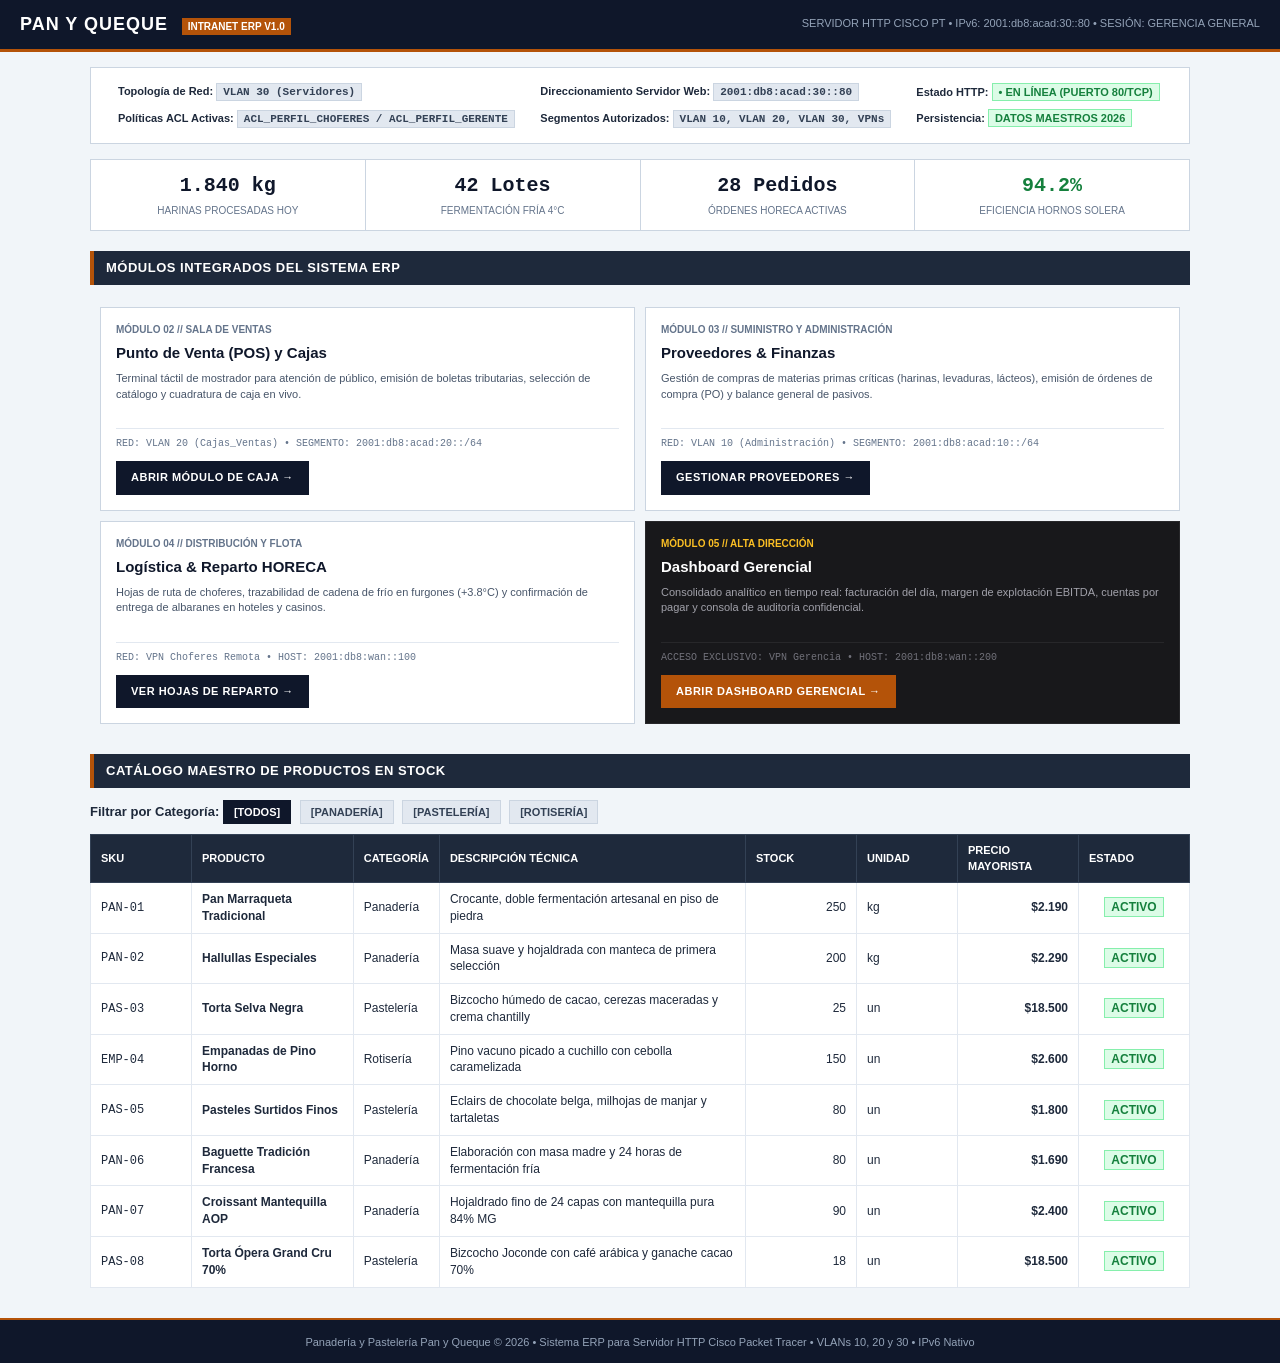
<file: pt_erp/index.html>
<!DOCTYPE html>
<html lang="es">
<head>
    <meta charset="UTF-8">
    <title>PAN Y QUEQUE - Intranet ERP Corporativo</title>
    <style>
        body {
            font-family: Arial, Helvetica, sans-serif;
            background-color: #f1f5f9;
            color: #1e293b;
            margin: 0;
            padding: 0;
            font-size: 13px;
            line-height: 1.4;
        }
        .header-bar {
            background-color: #0f172a;
            color: #ffffff;
            padding: 12px 20px;
            border-bottom: 3px solid #b45309;
        }
        .header-bar h1 {
            margin: 0;
            font-size: 18px;
            letter-spacing: 1px;
            color: #ffffff;
            display: inline-block;
        }
        .header-tag {
            background-color: #b45309;
            color: #ffffff;
            font-size: 10px;
            font-weight: bold;
            padding: 3px 6px;
            margin-left: 10px;
            text-transform: uppercase;
        }
        .header-info {
            float: right;
            font-size: 11px;
            color: #94a3b8;
            margin-top: 4px;
        }
        .container {
            width: 95%;
            max-width: 1100px;
            margin: 15px auto;
        }
        .network-banner {
            background-color: #ffffff;
            border: 1px solid #cbd5e1;
            padding: 10px 15px;
            margin-bottom: 15px;
            font-size: 11px;
        }
        .network-banner td {
            padding: 4px 10px;
        }
        .badge-net {
            background-color: #e2e8f0;
            color: #334155;
            padding: 2px 6px;
            font-weight: bold;
            font-family: monospace;
            border: 1px solid #cbd5e1;
        }
        .badge-ok {
            background-color: #dcfce7;
            color: #15803d;
            padding: 2px 6px;
            font-weight: bold;
            border: 1px solid #86efac;
        }
        .section-title {
            background-color: #1e293b;
            color: #ffffff;
            padding: 8px 12px;
            font-size: 13px;
            font-weight: bold;
            text-transform: uppercase;
            letter-spacing: 0.5px;
            margin-bottom: 12px;
            border-left: 4px solid #b45309;
        }
        .modules-table {
            width: 100%;
            border-collapse: separate;
            border-spacing: 10px;
            margin-bottom: 20px;
        }
        .card {
            background-color: #ffffff;
            border: 1px solid #cbd5e1;
            padding: 15px;
            vertical-align: top;
            width: 50%;
        }
        .card-dark {
            background-color: #18181b;
            color: #f4f4f5;
            border: 1px solid #27272a;
            padding: 15px;
            vertical-align: top;
            width: 50%;
        }
        .card-header {
            font-size: 10px;
            font-weight: bold;
            color: #64748b;
            text-transform: uppercase;
            margin-bottom: 5px;
        }
        .card-dark .card-header {
            color: #fbbf24;
        }
        .card-title {
            font-size: 15px;
            font-weight: bold;
            color: #0f172a;
            margin: 0 0 8px 0;
        }
        .card-dark .card-title {
            color: #ffffff;
        }
        .card-desc {
            font-size: 11px;
            color: #475569;
            margin-bottom: 15px;
            min-height: 42px;
        }
        .card-dark .card-desc {
            color: #a1a1aa;
        }
        .card-meta {
            font-size: 10px;
            font-family: monospace;
            color: #64748b;
            border-top: 1px solid #e2e8f0;
            padding-top: 8px;
            margin-bottom: 10px;
        }
        .card-dark .card-meta {
            border-top: 1px solid #27272a;
            color: #71717a;
        }
        .btn {
            display: inline-block;
            text-decoration: none;
            padding: 8px 14px;
            font-size: 11px;
            font-weight: bold;
            text-transform: uppercase;
            letter-spacing: 0.5px;
            text-align: center;
        }
        .btn-primary {
            background-color: #0f172a;
            color: #ffffff;
            border: 1px solid #0f172a;
        }
        .btn-primary:hover {
            background-color: #1e293b;
        }
        .btn-warning {
            background-color: #b45309;
            color: #ffffff;
            border: 1px solid #b45309;
        }
        .btn-warning:hover {
            background-color: #d97706;
        }
        .stats-table {
            width: 100%;
            border-collapse: collapse;
            background-color: #ffffff;
            margin-bottom: 20px;
            border: 1px solid #cbd5e1;
        }
        .stats-table td {
            padding: 12px;
            border: 1px solid #cbd5e1;
            text-align: center;
            width: 25%;
        }
        .stat-val {
            font-size: 20px;
            font-weight: bold;
            color: #0f172a;
            font-family: monospace;
        }
        .stat-lbl {
            font-size: 10px;
            color: #64748b;
            text-transform: uppercase;
            margin-top: 4px;
        }
        .filter-bar {
            margin-bottom: 10px;
        }
        .filter-btn {
            background-color: #e2e8f0;
            border: 1px solid #cbd5e1;
            color: #334155;
            padding: 5px 10px;
            font-size: 11px;
            font-weight: bold;
            cursor: pointer;
            margin-right: 5px;
        }
        .filter-btn-active {
            background-color: #0f172a;
            color: #ffffff;
            border: 1px solid #0f172a;
        }
        .data-table {
            width: 100%;
            border-collapse: collapse;
            background-color: #ffffff;
            border: 1px solid #cbd5e1;
            font-size: 12px;
        }
        .data-table th {
            background-color: #1e293b;
            color: #ffffff;
            padding: 8px 10px;
            text-align: left;
            font-size: 11px;
            font-weight: bold;
            text-transform: uppercase;
            border: 1px solid #334155;
        }
        .data-table td {
            padding: 8px 10px;
            border: 1px solid #e2e8f0;
        }
        .data-table tr:hover {
            background-color: #f8fafc;
        }
        .footer {
            margin-top: 30px;
            padding: 15px;
            background-color: #0f172a;
            color: #94a3b8;
            text-align: center;
            font-size: 11px;
            border-top: 2px solid #b45309;
        }
    </style>
</head>
<body>

    <!-- BARRA SUPERIOR INSTITUCIONAL -->
    <div class="header-bar">
        <h1>PAN Y QUEQUE</h1>
        <span class="header-tag">INTRANET ERP v1.0</span>
        <div class="header-info">
            SERVIDOR HTTP CISCO PT &bull; IPv6: 2001:db8:acad:30::80 &bull; SESI&Oacute;N: GERENCIA GENERAL
        </div>
    </div>

    <div class="container">

        <!-- TELEMETRÍA Y CONTROL DE RED INSTITUCIONAL (P2 REDES II) -->
        <table class="network-banner" width="100%">
            <tr>
                <td><strong>Topolog&iacute;a de Red:</strong> <span class="badge-net">VLAN 30 (Servidores)</span></td>
                <td><strong>Direccionamiento Servidor Web:</strong> <span class="badge-net">2001:db8:acad:30::80</span></td>
                <td><strong>Estado HTTP:</strong> <span class="badge-ok">&bull; EN L&Iacute;NEA (PUERTO 80/TCP)</span></td>
            </tr>
            <tr>
                <td><strong>Pol&iacute;ticas ACL Activas:</strong> <span class="badge-net">ACL_PERFIL_CHOFERES / ACL_PERFIL_GERENTE</span></td>
                <td><strong>Segmentos Autorizados:</strong> <span class="badge-net">VLAN 10, VLAN 20, VLAN 30, VPNs</span></td>
                <td><strong>Persistencia:</strong> <span class="badge-ok">DATOS MAESTROS 2026</span></td>
            </tr>
        </table>

        <!-- INDICADORES OPERATIVOS DEL OBRADOR CENTRAL -->
        <table class="stats-table">
            <tr>
                <td>
                    <div class="stat-val">1.840 kg</div>
                    <div class="stat-lbl">Harinas Procesadas Hoy</div>
                </td>
                <td>
                    <div class="stat-val">42 Lotes</div>
                    <div class="stat-lbl">Fermentaci&oacute;n Fr&iacute;a 4&deg;C</div>
                </td>
                <td>
                    <div class="stat-val">28 Pedidos</div>
                    <div class="stat-lbl">&Oacute;rdenes HORECA Activas</div>
                </td>
                <td>
                    <div class="stat-val" style="color: #15803d;">94.2%</div>
                    <div class="stat-lbl">Eficiencia Hornos Solera</div>
                </td>
            </tr>
        </table>

        <!-- 4 MÓDULOS PRINCIPALES DE NAVEGACIÓN -->
        <div class="section-title">M&oacute;dulos Integrados del Sistema ERP</div>

        <table class="modules-table">
            <tr>
                <!-- MÓDULO 02: CAJA / POS -->
                <td class="card">
                    <div class="card-header">M&oacute;dulo 02 // Sala de Ventas</div>
                    <div class="card-title">Punto de Venta (POS) y Cajas</div>
                    <div class="card-desc">
                        Terminal t&aacute;ctil de mostrador para atenci&oacute;n de p&uacute;blico, emisi&oacute;n de boletas tributarias, selecci&oacute;n de cat&aacute;logo y cuadratura de caja en vivo.
                    </div>
                    <div class="card-meta">
                        RED: VLAN 20 (Cajas_Ventas) &bull; SEGMENTO: 2001:db8:acad:20::/64
                    </div>
                    <a href="caja.html" class="btn btn-primary">Abrir M&oacute;dulo de Caja &rarr;</a>
                </td>

                <!-- MÓDULO 03: PROVEEDORES Y FINANZAS -->
                <td class="card">
                    <div class="card-header">M&oacute;dulo 03 // Suministro y Administraci&oacute;n</div>
                    <div class="card-title">Proveedores &amp; Finanzas</div>
                    <div class="card-desc">
                        Gesti&oacute;n de compras de materias primas cr&iacute;ticas (harinas, levaduras, l&aacute;cteos), emisi&oacute;n de &oacute;rdenes de compra (PO) y balance general de pasivos.
                    </div>
                    <div class="card-meta">
                        RED: VLAN 10 (Administraci&oacute;n) &bull; SEGMENTO: 2001:db8:acad:10::/64
                    </div>
                    <a href="proveedores.html" class="btn btn-primary">Gestionar Proveedores &rarr;</a>
                </td>
            </tr>
            <tr>
                <!-- MÓDULO 04: LOGÍSTICA Y REPARTO -->
                <td class="card">
                    <div class="card-header">M&oacute;dulo 04 // Distribuci&oacute;n y Flota</div>
                    <div class="card-title">Log&iacute;stica &amp; Reparto HORECA</div>
                    <div class="card-desc">
                        Hojas de ruta de choferes, trazabilidad de cadena de fr&iacute;o en furgones (+3.8&deg;C) y confirmaci&oacute;n de entrega de albaranes en hoteles y casinos.
                    </div>
                    <div class="card-meta">
                        RED: VPN Choferes Remota &bull; HOST: 2001:db8:wan::100
                    </div>
                    <a href="reparto.html" class="btn btn-primary">Ver Hojas de Reparto &rarr;</a>
                </td>

                <!-- MÓDULO 05: DASHBOARD EJECUTIVO -->
                <td class="card-dark">
                    <div class="card-header">M&oacute;dulo 05 // Alta Direcci&oacute;n</div>
                    <div class="card-title">Dashboard Gerencial</div>
                    <div class="card-desc">
                        Consolidado anal&iacute;tico en tiempo real: facturaci&oacute;n del d&iacute;a, margen de explotaci&oacute;n EBITDA, cuentas por pagar y consola de auditor&iacute;a confidencial.
                    </div>
                    <div class="card-meta">
                        ACCESO EXCLUSIVO: VPN Gerencia &bull; HOST: 2001:db8:wan::200
                    </div>
                    <!-- Para bloqueo por ACL de Choferes en VLAN 30, cambiar a: http://[2001:db8:acad:30::db]/dashboard.html -->
                    <a href="dashboard.html" class="btn btn-warning">Abrir Dashboard Gerencial &rarr;</a>
                </td>
            </tr>
        </table>

        <!-- CATÁLOGO MAESTRO DE PRODUCTOS (DATOS FIJOS EN HTML) -->
        <div class="section-title">Cat&aacute;logo Maestro de Productos en Stock</div>

        <div class="filter-bar">
            <strong>Filtrar por Categor&iacute;a:</strong>
            <button type="button" class="filter-btn filter-btn-active" onclick="filtrar('TODOS', this)">[TODOS]</button>
            <button type="button" class="filter-btn" onclick="filtrar('Panaderia', this)">[PANADER&Iacute;A]</button>
            <button type="button" class="filter-btn" onclick="filtrar('Pasteleria', this)">[PASTELER&Iacute;A]</button>
            <button type="button" class="filter-btn" onclick="filtrar('Rotiseria', this)">[ROTISER&Iacute;A]</button>
        </div>

        <table class="data-table" id="tabla-catalogo">
            <thead>
                <tr>
                    <th width="80">SKU</th>
                    <th>Producto</th>
                    <th>Categor&iacute;a</th>
                    <th>Descripci&oacute;n T&eacute;cnica</th>
                    <th width="90">Stock</th>
                    <th width="80">Unidad</th>
                    <th width="100">Precio Mayorista</th>
                    <th width="90">Estado</th>
                </tr>
            </thead>
            <tbody>
                <tr class="item-cat-Panaderia">
                    <td><code>PAN-01</code></td>
                    <td><strong>Pan Marraqueta Tradicional</strong></td>
                    <td>Panader&iacute;a</td>
                    <td>Crocante, doble fermentaci&oacute;n artesanal en piso de piedra</td>
                    <td align="right">250</td>
                    <td>kg</td>
                    <td align="right"><strong>$2.190</strong></td>
                    <td align="center"><span class="badge-ok">ACTIVO</span></td>
                </tr>
                <tr class="item-cat-Panaderia">
                    <td><code>PAN-02</code></td>
                    <td><strong>Hallullas Especiales</strong></td>
                    <td>Panader&iacute;a</td>
                    <td>Masa suave y hojaldrada con manteca de primera selecci&oacute;n</td>
                    <td align="right">200</td>
                    <td>kg</td>
                    <td align="right"><strong>$2.290</strong></td>
                    <td align="center"><span class="badge-ok">ACTIVO</span></td>
                </tr>
                <tr class="item-cat-Pasteleria">
                    <td><code>PAS-03</code></td>
                    <td><strong>Torta Selva Negra</strong></td>
                    <td>Pasteler&iacute;a</td>
                    <td>Bizcocho h&uacute;medo de cacao, cerezas maceradas y crema chantilly</td>
                    <td align="right">25</td>
                    <td>un</td>
                    <td align="right"><strong>$18.500</strong></td>
                    <td align="center"><span class="badge-ok">ACTIVO</span></td>
                </tr>
                <tr class="item-cat-Rotiseria">
                    <td><code>EMP-04</code></td>
                    <td><strong>Empanadas de Pino Horno</strong></td>
                    <td>Rotiser&iacute;a</td>
                    <td>Pino vacuno picado a cuchillo con cebolla caramelizada</td>
                    <td align="right">150</td>
                    <td>un</td>
                    <td align="right"><strong>$2.600</strong></td>
                    <td align="center"><span class="badge-ok">ACTIVO</span></td>
                </tr>
                <tr class="item-cat-Pasteleria">
                    <td><code>PAS-05</code></td>
                    <td><strong>Pasteles Surtidos Finos</strong></td>
                    <td>Pasteler&iacute;a</td>
                    <td>Eclairs de chocolate belga, milhojas de manjar y tartaletas</td>
                    <td align="right">80</td>
                    <td>un</td>
                    <td align="right"><strong>$1.800</strong></td>
                    <td align="center"><span class="badge-ok">ACTIVO</span></td>
                </tr>
                <tr class="item-cat-Panaderia">
                    <td><code>PAN-06</code></td>
                    <td><strong>Baguette Tradici&oacute;n Francesa</strong></td>
                    <td>Panader&iacute;a</td>
                    <td>Elaboraci&oacute;n con masa madre y 24 horas de fermentaci&oacute;n fr&iacute;a</td>
                    <td align="right">80</td>
                    <td>un</td>
                    <td align="right"><strong>$1.690</strong></td>
                    <td align="center"><span class="badge-ok">ACTIVO</span></td>
                </tr>
                <tr class="item-cat-Panaderia">
                    <td><code>PAN-07</code></td>
                    <td><strong>Croissant Mantequilla AOP</strong></td>
                    <td>Panader&iacute;a</td>
                    <td>Hojaldrado fino de 24 capas con mantequilla pura 84% MG</td>
                    <td align="right">90</td>
                    <td>un</td>
                    <td align="right"><strong>$2.400</strong></td>
                    <td align="center"><span class="badge-ok">ACTIVO</span></td>
                </tr>
                <tr class="item-cat-Pasteleria">
                    <td><code>PAS-08</code></td>
                    <td><strong>Torta &Oacute;pera Grand Cru 70%</strong></td>
                    <td>Pasteler&iacute;a</td>
                    <td>Bizcocho Joconde con caf&eacute; ar&aacute;bica y ganache cacao 70%</td>
                    <td align="right">18</td>
                    <td>un</td>
                    <td align="right"><strong>$18.500</strong></td>
                    <td align="center"><span class="badge-ok">ACTIVO</span></td>
                </tr>
            </tbody>
        </table>

    </div>

    <!-- PIE DE PÁGINA CORPORATIVO -->
    <div class="footer">
        Panader&iacute;a y Pasteler&iacute;a Pan y Queque &copy; 2026 &bull; Sistema ERP para Servidor HTTP Cisco Packet Tracer &bull; VLANs 10, 20 y 30 &bull; IPv6 Nativo
    </div>

    <!-- SCRIPT ES5 BÁSICO COMPATIBLE CON CISCO PACKET TRACER -->
    <script>
        function filtrar(categoria, boton) {
            var botones = document.getElementsByClassName("filter-btn");
            for (var i = 0; i < botones.length; i++) {
                botones[i].className = "filter-btn";
            }
            if (boton) {
                boton.className = "filter-btn filter-btn-active";
            }

            var filas = document.getElementById("tabla-catalogo").getElementsByTagName("tr");
            for (var j = 1; j < filas.length; j++) {
                var f = filas[j];
                if (categoria === "TODOS") {
                    f.style.display = "";
                } else if (f.className.indexOf("item-cat-" + categoria) !== -1) {
                    f.style.display = "";
                } else {
                    f.style.display = "none";
                }
            }
        }
    </script>
</body>
</html>
</file>
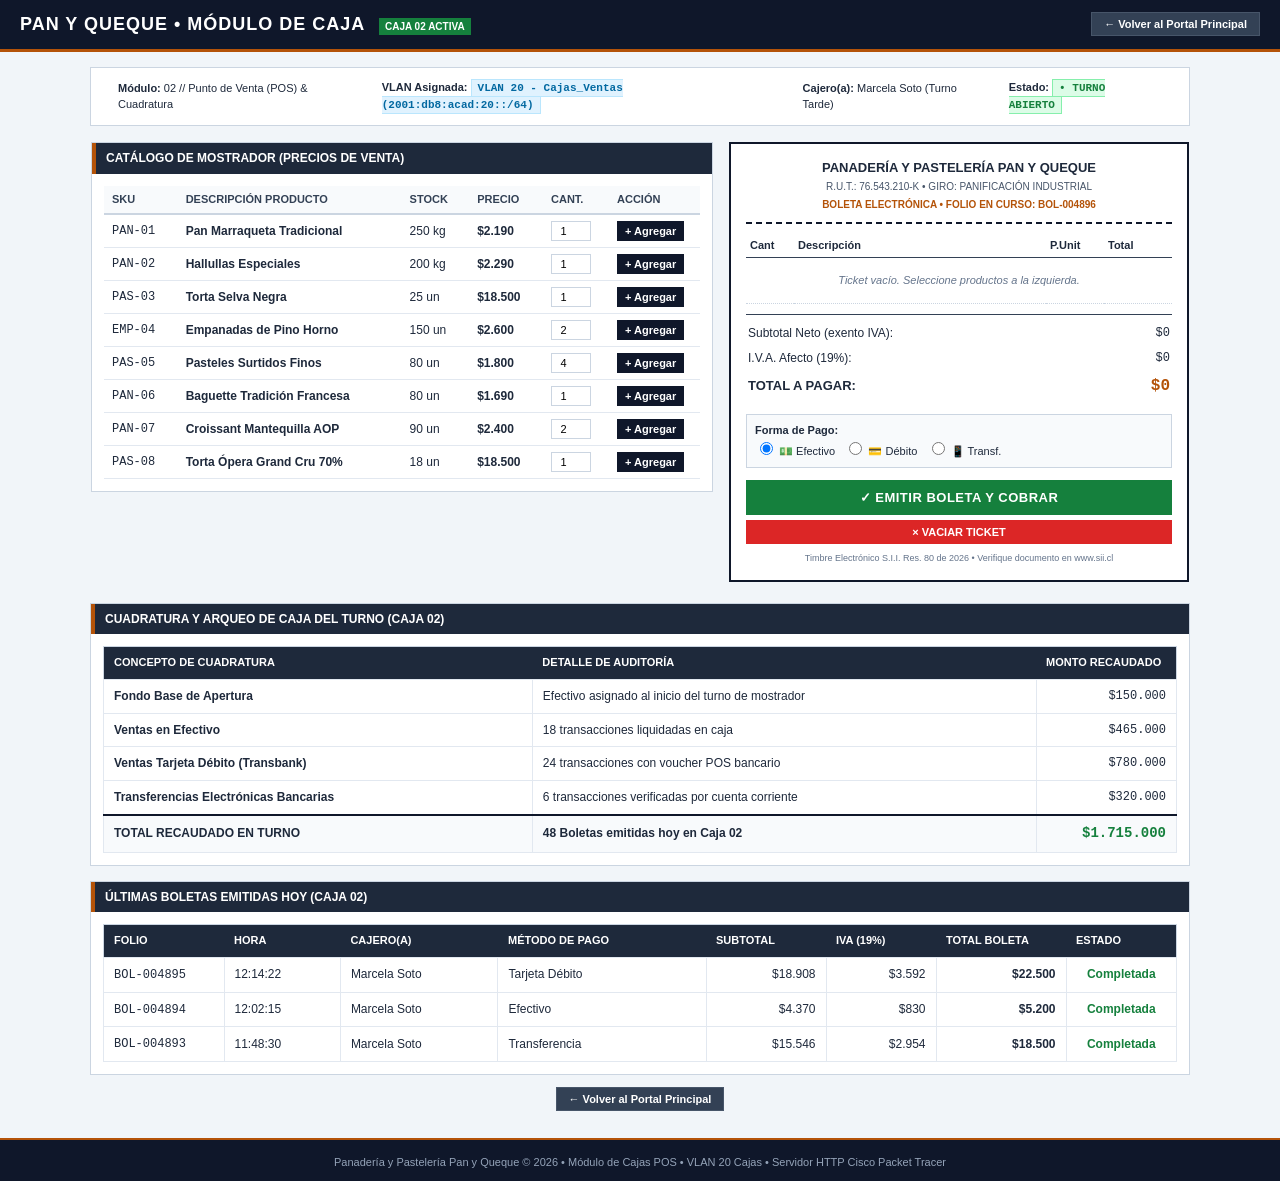
<file: pt_erp/caja.html>
<!DOCTYPE html>
<html lang="es">
<head>
    <meta charset="UTF-8">
    <title>PAN Y QUEQUE - Módulo de Cajas &amp; POS</title>
    <style>
        body {
            font-family: Arial, Helvetica, sans-serif;
            background-color: #f1f5f9;
            color: #1e293b;
            margin: 0;
            padding: 0;
            font-size: 13px;
            line-height: 1.4;
        }
        .header-bar {
            background-color: #0f172a;
            color: #ffffff;
            padding: 12px 20px;
            border-bottom: 3px solid #b45309;
        }
        .header-bar h1 {
            margin: 0;
            font-size: 18px;
            letter-spacing: 1px;
            color: #ffffff;
            display: inline-block;
        }
        .header-tag {
            background-color: #15803d;
            color: #ffffff;
            font-size: 10px;
            font-weight: bold;
            padding: 3px 6px;
            margin-left: 10px;
            text-transform: uppercase;
        }
        .header-nav {
            float: right;
            margin-top: 3px;
        }
        .nav-link {
            color: #ffffff;
            background-color: #334155;
            text-decoration: none;
            padding: 5px 12px;
            font-size: 11px;
            font-weight: bold;
            border: 1px solid #475569;
        }
        .nav-link:hover {
            background-color: #b45309;
            border-color: #b45309;
        }
        .container {
            width: 95%;
            max-width: 1100px;
            margin: 15px auto;
        }
        .meta-strip {
            background-color: #ffffff;
            border: 1px solid #cbd5e1;
            padding: 8px 15px;
            margin-bottom: 15px;
            font-size: 11px;
        }
        .meta-strip td {
            padding: 2px 10px;
        }
        .badge {
            padding: 2px 6px;
            font-weight: bold;
            font-family: monospace;
            font-size: 11px;
        }
        .badge-vlan {
            background-color: #e0f2fe;
            color: #0369a1;
            border: 1px solid #bae6fd;
        }
        .badge-caja {
            background-color: #dcfce7;
            color: #15803d;
            border: 1px solid #86efac;
        }
        .pos-layout {
            width: 100%;
            border-collapse: collapse;
            margin-bottom: 20px;
        }
        .pos-left {
            width: 58%;
            vertical-align: top;
            padding-right: 15px;
        }
        .pos-right {
            width: 42%;
            vertical-align: top;
        }
        .section-box {
            background-color: #ffffff;
            border: 1px solid #cbd5e1;
            padding: 12px;
            margin-bottom: 15px;
        }
        .section-title {
            background-color: #1e293b;
            color: #ffffff;
            padding: 7px 10px;
            font-size: 12px;
            font-weight: bold;
            text-transform: uppercase;
            margin: -12px -12px 12px -12px;
            border-left: 4px solid #b45309;
        }
        .catalog-table {
            width: 100%;
            border-collapse: collapse;
            font-size: 12px;
        }
        .catalog-table th {
            background-color: #f8fafc;
            color: #334155;
            padding: 6px 8px;
            text-align: left;
            border-bottom: 2px solid #cbd5e1;
            font-size: 11px;
            text-transform: uppercase;
        }
        .catalog-table td {
            padding: 6px 8px;
            border-bottom: 1px solid #e2e8f0;
        }
        .btn-add {
            background-color: #0f172a;
            color: #ffffff;
            border: none;
            padding: 4px 8px;
            font-size: 11px;
            font-weight: bold;
            cursor: pointer;
        }
        .btn-add:hover {
            background-color: #b45309;
        }
        .qty-box {
            width: 32px;
            text-align: center;
            padding: 3px;
            font-size: 11px;
            border: 1px solid #cbd5e1;
        }
        .ticket-box {
            background-color: #ffffff;
            border: 2px solid #0f172a;
            padding: 15px;
        }
        .ticket-header {
            text-align: center;
            border-bottom: 2px dashed #0f172a;
            padding-bottom: 8px;
            margin-bottom: 10px;
        }
        .ticket-table {
            width: 100%;
            border-collapse: collapse;
            font-size: 11px;
            margin-bottom: 10px;
        }
        .ticket-table th {
            border-bottom: 1px solid #334155;
            padding: 4px;
            text-align: left;
        }
        .ticket-table td {
            padding: 4px;
            border-bottom: 1px dotted #cbd5e1;
        }
        .ticket-totals {
            width: 100%;
            border-top: 1px solid #334155;
            font-size: 12px;
            margin-top: 5px;
            padding-top: 5px;
        }
        .ticket-totals td {
            padding: 3px 0;
        }
        .ticket-total-val {
            font-size: 16px;
            font-weight: bold;
            color: #b45309;
            text-align: right;
            font-family: monospace;
        }
        .pay-method {
            margin: 12px 0;
            padding: 8px;
            background-color: #f8fafc;
            border: 1px solid #cbd5e1;
            font-size: 11px;
        }
        .btn-sale {
            width: 100%;
            background-color: #15803d;
            color: #ffffff;
            border: none;
            padding: 10px;
            font-size: 13px;
            font-weight: bold;
            cursor: pointer;
            text-transform: uppercase;
            letter-spacing: 0.5px;
        }
        .btn-sale:hover {
            background-color: #16a34a;
        }
        .btn-clear {
            width: 100%;
            background-color: #dc2626;
            color: #ffffff;
            border: none;
            padding: 6px;
            font-size: 11px;
            font-weight: bold;
            cursor: pointer;
            text-transform: uppercase;
            margin-top: 5px;
        }
        .btn-clear:hover {
            background-color: #ef4444;
        }
        .arqueo-table {
            width: 100%;
            border-collapse: collapse;
            background-color: #ffffff;
            border: 1px solid #cbd5e1;
            font-size: 12px;
        }
        .arqueo-table th {
            background-color: #1e293b;
            color: #ffffff;
            padding: 8px 10px;
            text-align: left;
            font-size: 11px;
            text-transform: uppercase;
        }
        .arqueo-table td {
            padding: 8px 10px;
            border: 1px solid #e2e8f0;
        }
        .alert-box {
            display: none;
            background-color: #dcfce7;
            border: 1px solid #86efac;
            color: #166534;
            padding: 8px 12px;
            margin-bottom: 10px;
            font-weight: bold;
            font-size: 12px;
        }
        .footer {
            margin-top: 30px;
            padding: 15px;
            background-color: #0f172a;
            color: #94a3b8;
            text-align: center;
            font-size: 11px;
            border-top: 2px solid #b45309;
        }
    </style>
</head>
<body>

    <!-- BARRA SUPERIOR -->
    <div class="header-bar">
        <h1>PAN Y QUEQUE &bull; M&Oacute;DULO DE CAJA</h1>
        <span class="header-tag">CAJA 02 ACTIVA</span>
        <div class="header-nav">
            <a href="index.html" class="nav-link">&larr; Volver al Portal Principal</a>
        </div>
    </div>

    <div class="container">

        <!-- TELEMETRÍA DE RED Y PUNTOS DE VENTA -->
        <table class="meta-strip" width="100%">
            <tr>
                <td><strong>M&oacute;dulo:</strong> 02 // Punto de Venta (POS) &amp; Cuadratura</td>
                <td><strong>VLAN Asignada:</strong> <span class="badge badge-vlan">VLAN 20 - Cajas_Ventas (2001:db8:acad:20::/64)</span></td>
                <td><strong>Cajero(a):</strong> Marcela Soto (Turno Tarde)</td>
                <td><strong>Estado:</strong> <span class="badge badge-caja">&bull; TURNO ABIERTO</span></td>
            </tr>
        </table>

        <!-- ALERTA DE VENTA EMITIDA (CONTROLADA POR JS) -->
        <div id="msg-venta-exitosa" class="alert-box">
            &check; &iexcl;BOLETA EMITIDA CON &Eacute;XITO! Folio generado: <span id="lbl-folio-nuevo">BOL-004896</span>. Stock actualizado y registrado en arqueo.
        </div>

        <!-- LAYOUT DE 2 COLUMNAS (CATÁLOGO + TICKET FISCAL) -->
        <table class="pos-layout">
            <tr>
                <!-- COLUMNA IZQUIERDA: CATÁLOGO DE PANIFICACIÓN Y PASTELERÍA -->
                <td class="pos-left">
                    <div class="section-box">
                        <div class="section-title">Cat&aacute;logo de Mostrador (Precios de Venta)</div>
                        <table class="catalog-table">
                            <thead>
                                <tr>
                                    <th>SKU</th>
                                    <th>Descripci&oacute;n Producto</th>
                                    <th>Stock</th>
                                    <th>Precio</th>
                                    <th width="50">Cant.</th>
                                    <th width="75">Acci&oacute;n</th>
                                </tr>
                            </thead>
                            <tbody>
                                <tr>
                                    <td><code>PAN-01</code></td>
                                    <td><strong>Pan Marraqueta Tradicional</strong></td>
                                    <td><span id="stock-1">250</span> kg</td>
                                    <td><strong>$2.190</strong></td>
                                    <td><input type="number" id="qty-1" value="1" min="1" max="50" class="qty-box"></td>
                                    <td><button type="button" class="btn-add" onclick="agregarAlTicket(1, 'Pan Marraqueta Tradicional', 2190, 'kg')">+ Agregar</button></td>
                                </tr>
                                <tr>
                                    <td><code>PAN-02</code></td>
                                    <td><strong>Hallullas Especiales</strong></td>
                                    <td><span id="stock-2">200</span> kg</td>
                                    <td><strong>$2.290</strong></td>
                                    <td><input type="number" id="qty-2" value="1" min="1" max="50" class="qty-box"></td>
                                    <td><button type="button" class="btn-add" onclick="agregarAlTicket(2, 'Hallullas Especiales', 2290, 'kg')">+ Agregar</button></td>
                                </tr>
                                <tr>
                                    <td><code>PAS-03</code></td>
                                    <td><strong>Torta Selva Negra</strong></td>
                                    <td><span id="stock-3">25</span> un</td>
                                    <td><strong>$18.500</strong></td>
                                    <td><input type="number" id="qty-3" value="1" min="1" max="10" class="qty-box"></td>
                                    <td><button type="button" class="btn-add" onclick="agregarAlTicket(3, 'Torta Selva Negra', 18500, 'un')">+ Agregar</button></td>
                                </tr>
                                <tr>
                                    <td><code>EMP-04</code></td>
                                    <td><strong>Empanadas de Pino Horno</strong></td>
                                    <td><span id="stock-4">150</span> un</td>
                                    <td><strong>$2.600</strong></td>
                                    <td><input type="number" id="qty-4" value="2" min="1" max="50" class="qty-box"></td>
                                    <td><button type="button" class="btn-add" onclick="agregarAlTicket(4, 'Empanadas de Pino Horno', 2600, 'un')">+ Agregar</button></td>
                                </tr>
                                <tr>
                                    <td><code>PAS-05</code></td>
                                    <td><strong>Pasteles Surtidos Finos</strong></td>
                                    <td><span id="stock-5">80</span> un</td>
                                    <td><strong>$1.800</strong></td>
                                    <td><input type="number" id="qty-5" value="4" min="1" max="30" class="qty-box"></td>
                                    <td><button type="button" class="btn-add" onclick="agregarAlTicket(5, 'Pasteles Surtidos Finos', 1800, 'un')">+ Agregar</button></td>
                                </tr>
                                <tr>
                                    <td><code>PAN-06</code></td>
                                    <td><strong>Baguette Tradici&oacute;n Francesa</strong></td>
                                    <td><span id="stock-6">80</span> un</td>
                                    <td><strong>$1.690</strong></td>
                                    <td><input type="number" id="qty-6" value="1" min="1" max="20" class="qty-box"></td>
                                    <td><button type="button" class="btn-add" onclick="agregarAlTicket(6, 'Baguette Tradici&oacute;n Francesa', 1690, 'un')">+ Agregar</button></td>
                                </tr>
                                <tr>
                                    <td><code>PAN-07</code></td>
                                    <td><strong>Croissant Mantequilla AOP</strong></td>
                                    <td><span id="stock-7">90</span> un</td>
                                    <td><strong>$2.400</strong></td>
                                    <td><input type="number" id="qty-7" value="2" min="1" max="20" class="qty-box"></td>
                                    <td><button type="button" class="btn-add" onclick="agregarAlTicket(7, 'Croissant Mantequilla AOP', 2400, 'un')">+ Agregar</button></td>
                                </tr>
                                <tr>
                                    <td><code>PAS-08</code></td>
                                    <td><strong>Torta &Oacute;pera Grand Cru 70%</strong></td>
                                    <td><span id="stock-8">18</span> un</td>
                                    <td><strong>$18.500</strong></td>
                                    <td><input type="number" id="qty-8" value="1" min="1" max="10" class="qty-box"></td>
                                    <td><button type="button" class="btn-add" onclick="agregarAlTicket(8, 'Torta &Oacute;pera Grand Cru 70%', 18500, 'un')">+ Agregar</button></td>
                                </tr>
                            </tbody>
                        </table>
                    </div>
                </td>

                <!-- COLUMNA DERECHA: TICKET DE VENTA FISCAL -->
                <td class="pos-right">
                    <div class="ticket-box">
                        <div class="ticket-header">
                            <strong style="font-size: 13px;">PANADER&Iacute;A Y PASTELER&Iacute;A PAN Y QUEQUE</strong><br>
                            <span style="font-size: 10px; color: #475569;">R.U.T.: 76.543.210-K &bull; GIRO: PANIFICACI&Oacute;N INDUSTRIAL</span><br>
                            <span style="font-size: 10px; color: #b45309; font-weight: bold;">BOLETA ELECTR&Oacute;NICA &bull; FOLIO EN CURSO: <span id="lbl-folio-actual">BOL-004896</span></span>
                        </div>

                        <table class="ticket-table" id="tabla-ticket">
                            <thead>
                                <tr>
                                    <th width="40">Cant</th>
                                    <th>Descripci&oacute;n</th>
                                    <th width="50" align="right">P.Unit</th>
                                    <th width="60" align="right">Total</th>
                                </tr>
                            </thead>
                            <tbody id="ticket-body">
                                <tr>
                                    <td colspan="4" align="center" style="color: #64748b; padding: 15px;"><em>Ticket vac&iacute;o. Seleccione productos a la izquierda.</em></td>
                                </tr>
                            </tbody>
                        </table>

                        <table class="ticket-totals">
                            <tr>
                                <td>Subtotal Neto (exento IVA):</td>
                                <td align="right" id="lbl-subtotal" style="font-family: monospace;">$0</td>
                            </tr>
                            <tr>
                                <td>I.V.A. Afecto (19%):</td>
                                <td align="right" id="lbl-iva" style="font-family: monospace;">$0</td>
                            </tr>
                            <tr>
                                <td><strong style="font-size: 13px;">TOTAL A PAGAR:</strong></td>
                                <td class="ticket-total-val" id="lbl-total">$0</td>
                            </tr>
                        </table>

                        <div class="pay-method">
                            <strong>Forma de Pago:</strong><br>
                            <label><input type="radio" name="forma_pago" value="Efectivo" checked> 💵 Efectivo</label>&nbsp;&nbsp;
                            <label><input type="radio" name="forma_pago" value="Tarjeta Debito"> 💳 Débito</label>&nbsp;&nbsp;
                            <label><input type="radio" name="forma_pago" value="Transferencia"> 📱 Transf.</label>
                        </div>

                        <button type="button" class="btn-sale" onclick="emitirBoleta()">&check; EMITIR BOLETA Y COBRAR</button>
                        <button type="button" class="btn-clear" onclick="vaciarTicket()">&times; VACIAR TICKET</button>

                        <div style="text-align: center; font-size: 9px; color: #64748b; margin-top: 8px;">
                            Timbre Electr&oacute;nico S.I.I. Res. 80 de 2026 &bull; Verifique documento en www.sii.cl
                        </div>
                    </div>
                </td>
            </tr>
        </table>

        <!-- CUADRATURA Y ARQUEO DE CAJA EN VIVO -->
        <div class="section-box">
            <div class="section-title">Cuadratura y Arqueo de Caja del Turno (Caja 02)</div>
            <table class="arqueo-table">
                <thead>
                    <tr>
                        <th>Concepto de Cuadratura</th>
                        <th>Detalle de Auditor&iacute;a</th>
                        <th width="120" align="right">Monto Recaudado</th>
                    </tr>
                </thead>
                <tbody>
                    <tr>
                        <td><strong>Fondo Base de Apertura</strong></td>
                        <td>Efectivo asignado al inicio del turno de mostrador</td>
                        <td align="right" style="font-family: monospace;">$150.000</td>
                    </tr>
                    <tr>
                        <td><strong>Ventas en Efectivo</strong></td>
                        <td>18 transacciones liquidadas en caja</td>
                        <td align="right" style="font-family: monospace;" id="arqueo-efectivo">$465.000</td>
                    </tr>
                    <tr>
                        <td><strong>Ventas Tarjeta D&eacute;bito (Transbank)</strong></td>
                        <td>24 transacciones con voucher POS bancario</td>
                        <td align="right" style="font-family: monospace;" id="arqueo-debito">$780.000</td>
                    </tr>
                    <tr>
                        <td><strong>Transferencias Electr&oacute;nicas Bancarias</strong></td>
                        <td>6 transacciones verificadas por cuenta corriente</td>
                        <td align="right" style="font-family: monospace;" id="arqueo-transf">$320.000</td>
                    </tr>
                    <tr style="background-color: #f8fafc; font-weight: bold; border-top: 2px solid #0f172a;">
                        <td>TOTAL RECAUDADO EN TURNO</td>
                        <td>48 Boletas emitidas hoy en Caja 02</td>
                        <td align="right" style="font-size: 14px; color: #15803d; font-family: monospace;" id="arqueo-total">$1.715.000</td>
                    </tr>
                </tbody>
            </table>
        </div>

        <!-- HISTORIAL DE ÚLTIMAS BOLETAS EMITIDAS -->
        <div class="section-box">
            <div class="section-title">&Uacute;ltimas Boletas Emitidas Hoy (Caja 02)</div>
            <table class="arqueo-table" id="tabla-ultimas-ventas">
                <thead>
                    <tr>
                        <th width="100">Folio</th>
                        <th>Hora</th>
                        <th>Cajero(a)</th>
                        <th>M&eacute;todo de Pago</th>
                        <th width="100" align="right">Subtotal</th>
                        <th width="90" align="right">IVA (19%)</th>
                        <th width="110" align="right">Total Boleta</th>
                        <th width="90">Estado</th>
                    </tr>
                </thead>
                <tbody>
                    <tr>
                        <td><code>BOL-004895</code></td>
                        <td>12:14:22</td>
                        <td>Marcela Soto</td>
                        <td>Tarjeta D&eacute;bito</td>
                        <td align="right">$18.908</td>
                        <td align="right">$3.592</td>
                        <td align="right"><strong>$22.500</strong></td>
                        <td align="center"><span style="color: #15803d; font-weight: bold;">Completada</span></td>
                    </tr>
                    <tr>
                        <td><code>BOL-004894</code></td>
                        <td>12:02:15</td>
                        <td>Marcela Soto</td>
                        <td>Efectivo</td>
                        <td align="right">$4.370</td>
                        <td align="right">$830</td>
                        <td align="right"><strong>$5.200</strong></td>
                        <td align="center"><span style="color: #15803d; font-weight: bold;">Completada</span></td>
                    </tr>
                    <tr>
                        <td><code>BOL-004893</code></td>
                        <td>11:48:30</td>
                        <td>Marcela Soto</td>
                        <td>Transferencia</td>
                        <td align="right">$15.546</td>
                        <td align="right">$2.954</td>
                        <td align="right"><strong>$18.500</strong></td>
                        <td align="center"><span style="color: #15803d; font-weight: bold;">Completada</span></td>
                    </tr>
                </tbody>
            </table>
        </div>

        <p style="text-align: center; margin-top: 15px;">
            <a href="index.html" class="nav-link">&larr; Volver al Portal Principal</a>
        </p>

    </div>

    <div class="footer">
        Panader&iacute;a y Pasteler&iacute;a Pan y Queque &copy; 2026 &bull; M&oacute;dulo de Cajas POS &bull; VLAN 20 Cajas &bull; Servidor HTTP Cisco Packet Tracer
    </div>

    <!-- SCRIPT ES5 PARA FUNCIONALIDAD DE VENTA Y TICKET LOCAL -->
    <script>
        var ticketItems = [];
        var correlativoFolio = 4896;
        var efectivoAcumulado = 465000;
        var debitoAcumulado = 780000;
        var transfAcumulado = 320000;

        function formatearCLP(monto) {
            var str = Math.round(monto).toString();
            var out = "";
            var c = 0;
            for (var i = str.length - 1; i >= 0; i--) {
                out = str.charAt(i) + out;
                c++;
                if (c === 3 && i !== 0) {
                    out = "." + out;
                    c = 0;
                }
            }
            return "$" + out;
        }

        function agregarAlTicket(id, nombre, precio, unidad) {
            var qtyInput = document.getElementById("qty-" + id);
            var cantidad = parseInt(qtyInput.value, 10);
            if (isNaN(cantidad) || cantidad <= 0) cantidad = 1;

            var encontrado = false;
            for (var i = 0; i < ticketItems.length; i++) {
                if (ticketItems[i].id === id) {
                    ticketItems[i].cantidad += cantidad;
                    ticketItems[i].subtotal = ticketItems[i].cantidad * precio;
                    encontrado = true;
                    break;
                }
            }

            if (!encontrado) {
                ticketItems.push({
                    id: id,
                    nombre: nombre,
                    precio: precio,
                    cantidad: cantidad,
                    unidad: unidad,
                    subtotal: cantidad * precio
                });
            }

            renderizarTicket();
        }

        function renderizarTicket() {
            var tbody = document.getElementById("ticket-body");
            tbody.innerHTML = "";

            if (ticketItems.length === 0) {
                tbody.innerHTML = '<tr><td colspan="4" align="center" style="color: #64748b; padding: 15px;"><em>Ticket vac&iacute;o. Seleccione productos a la izquierda.</em></td></tr>';
                document.getElementById("lbl-subtotal").innerHTML = "$0";
                document.getElementById("lbl-iva").innerHTML = "$0";
                document.getElementById("lbl-total").innerHTML = "$0";
                return;
            }

            var totalNeto = 0;
            for (var i = 0; i < ticketItems.length; i++) {
                var it = ticketItems[i];
                totalNeto += it.subtotal;

                var tr = document.createElement("tr");
                tr.innerHTML = '<td>' + it.cantidad + ' ' + it.unidad + '</td>' +
                               '<td>' + it.nombre + '</td>' +
                               '<td align="right">' + formatearCLP(it.precio) + '</td>' +
                               '<td align="right"><strong>' + formatearCLP(it.subtotal) + '</strong></td>';
                tbody.appendChild(tr);
            }

            var subtotalNeto = Math.round(totalNeto / 1.19);
            var iva = totalNeto - subtotalNeto;

            document.getElementById("lbl-subtotal").innerHTML = formatearCLP(subtotalNeto);
            document.getElementById("lbl-iva").innerHTML = formatearCLP(iva);
            document.getElementById("lbl-total").innerHTML = formatearCLP(totalNeto);
        }

        function vaciarTicket() {
            ticketItems = [];
            renderizarTicket();
            document.getElementById("msg-venta-exitosa").style.display = "none";
        }

        function emitirBoleta() {
            if (ticketItems.length === 0) {
                alert("Atención: El ticket no contiene productos. Agregue productos antes de cobrar.");
                return;
            }

            var metodo = "Efectivo";
            var radios = document.getElementsByName("forma_pago");
            for (var r = 0; r < radios.length; r++) {
                if (radios[r].checked) {
                    metodo = radios[r].value;
                    break;
                }
            }

            var totalVenta = 0;
            for (var i = 0; i < ticketItems.length; i++) {
                totalVenta += ticketItems[i].subtotal;

                // Descontar visualmente el stock
                var stEl = document.getElementById("stock-" + ticketItems[i].id);
                if (stEl) {
                    var act = parseInt(stEl.innerHTML, 10);
                    if (!isNaN(act)) {
                        stEl.innerHTML = Math.max(0, act - ticketItems[i].cantidad);
                    }
                }
            }

            var subtotalNeto = Math.round(totalVenta / 1.19);
            var iva = totalVenta - subtotalNeto;
            var folioStr = "BOL-00" + correlativoFolio;
            correlativoFolio++;

            // Agregar a la tabla de últimas ventas
            var tablaVentas = document.getElementById("tabla-ultimas-ventas").getElementsByTagName("tbody")[0];
            var newRow = tablaVentas.insertRow(0);
            newRow.innerHTML = '<td><code>' + folioStr + '</code></td>' +
                               '<td>Reci&eacute;n</td>' +
                               '<td>Marcela Soto</td>' +
                               '<td>' + metodo + '</td>' +
                               '<td align="right">' + formatearCLP(subtotalNeto) + '</td>' +
                               '<td align="right">' + formatearCLP(iva) + '</td>' +
                               '<td align="right"><strong>' + formatearCLP(totalVenta) + '</strong></td>' +
                               '<td align="center"><span style="color: #15803d; font-weight: bold;">Completada</span></td>';

            // Actualizar Arqueo
            if (metodo === "Efectivo") efectivoAcumulado += totalVenta;
            if (metodo === "Tarjeta Debito") debitoAcumulado += totalVenta;
            if (metodo === "Transferencia") transfAcumulado += totalVenta;

            document.getElementById("arqueo-efectivo").innerHTML = formatearCLP(efectivoAcumulado);
            document.getElementById("arqueo-debito").innerHTML = formatearCLP(debitoAcumulado);
            document.getElementById("arqueo-transf").innerHTML = formatearCLP(transfAcumulado);
            document.getElementById("arqueo-total").innerHTML = formatearCLP(150000 + efectivoAcumulado + debitoAcumulado + transfAcumulado);

            // Mostrar mensaje
            var msg = document.getElementById("msg-venta-exitosa");
            document.getElementById("lbl-folio-nuevo").innerHTML = folioStr;
            msg.style.display = "block";

            // Preparar siguiente folio y vaciar ticket
            document.getElementById("lbl-folio-actual").innerHTML = "BOL-00" + correlativoFolio;
            ticketItems = [];
            renderizarTicket();
        }
    </script>
</body>
</html>
</file>
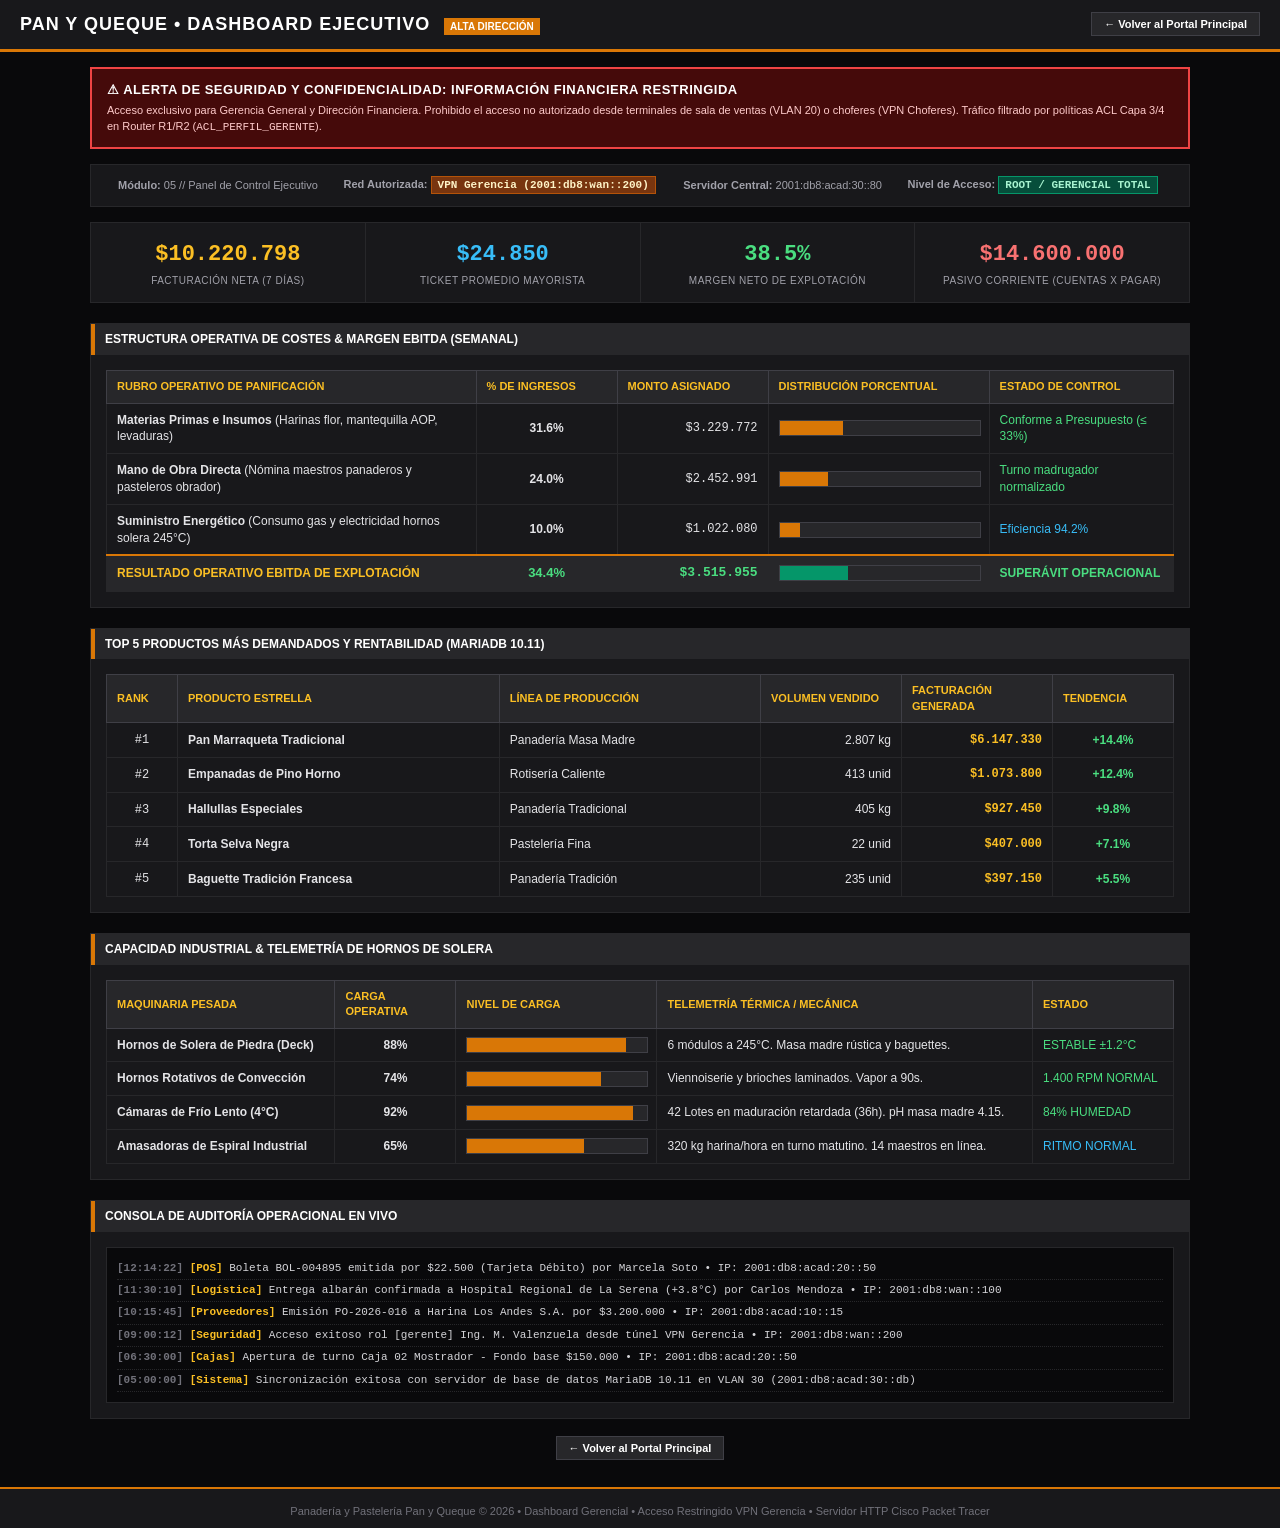
<file: pt_erp/dashboard.html>
<!DOCTYPE html>
<html lang="es">
<head>
    <meta charset="UTF-8">
    <title>PAN Y QUEQUE - Dashboard Gerencial</title>
    <style>
        body {
            font-family: Arial, Helvetica, sans-serif;
            background-color: #09090b;
            color: #f4f4f5;
            margin: 0;
            padding: 0;
            font-size: 13px;
            line-height: 1.4;
        }
        .header-bar {
            background-color: #18181b;
            color: #ffffff;
            padding: 12px 20px;
            border-bottom: 3px solid #d97706;
        }
        .header-bar h1 {
            margin: 0;
            font-size: 18px;
            letter-spacing: 1px;
            color: #ffffff;
            display: inline-block;
        }
        .header-tag {
            background-color: #d97706;
            color: #ffffff;
            font-size: 10px;
            font-weight: bold;
            padding: 3px 6px;
            margin-left: 10px;
            text-transform: uppercase;
        }
        .header-nav {
            float: right;
            margin-top: 3px;
        }
        .nav-link {
            color: #ffffff;
            background-color: #27272a;
            text-decoration: none;
            padding: 5px 12px;
            font-size: 11px;
            font-weight: bold;
            border: 1px solid #3f3f46;
        }
        .nav-link:hover {
            background-color: #d97706;
            border-color: #d97706;
        }
        .container {
            width: 95%;
            max-width: 1100px;
            margin: 15px auto;
        }
        .confidential-alert {
            background-color: #450a0a;
            border: 2px solid #ef4444;
            color: #fecaca;
            padding: 12px 15px;
            margin-bottom: 15px;
            font-size: 11px;
        }
        .confidential-title {
            color: #ffffff;
            font-size: 13px;
            font-weight: bold;
            margin-bottom: 4px;
            text-transform: uppercase;
            letter-spacing: 0.5px;
        }
        .meta-strip {
            background-color: #18181b;
            border: 1px solid #27272a;
            padding: 8px 15px;
            margin-bottom: 15px;
            font-size: 11px;
            color: #a1a1aa;
        }
        .meta-strip td {
            padding: 2px 10px;
        }
        .badge {
            padding: 2px 6px;
            font-weight: bold;
            font-family: monospace;
            font-size: 11px;
        }
        .badge-vpn {
            background-color: #78350f;
            color: #fef3c7;
            border: 1px solid #b45309;
        }
        .badge-ok {
            background-color: #064e3b;
            color: #a7f3d0;
            border: 1px solid #059669;
        }
        .stats-table {
            width: 100%;
            border-collapse: collapse;
            background-color: #18181b;
            margin-bottom: 20px;
            border: 1px solid #27272a;
        }
        .stats-table td {
            padding: 14px;
            border: 1px solid #27272a;
            text-align: center;
            width: 25%;
        }
        .stat-val {
            font-size: 22px;
            font-weight: bold;
            font-family: monospace;
            margin-top: 3px;
        }
        .stat-lbl {
            font-size: 10px;
            color: #a1a1aa;
            text-transform: uppercase;
            margin-top: 4px;
            letter-spacing: 0.5px;
        }
        .section-box {
            background-color: #18181b;
            border: 1px solid #27272a;
            padding: 15px;
            margin-bottom: 20px;
        }
        .section-title {
            background-color: #27272a;
            color: #ffffff;
            padding: 7px 10px;
            font-size: 12px;
            font-weight: bold;
            text-transform: uppercase;
            margin: -15px -15px 15px -15px;
            border-left: 4px solid #d97706;
        }
        .data-table {
            width: 100%;
            border-collapse: collapse;
            background-color: #18181b;
            border: 1px solid #27272a;
            font-size: 12px;
        }
        .data-table th {
            background-color: #27272a;
            color: #fbbf24;
            padding: 8px 10px;
            text-align: left;
            font-size: 11px;
            text-transform: uppercase;
            border: 1px solid #3f3f46;
        }
        .data-table td {
            padding: 8px 10px;
            border: 1px solid #27272a;
            color: #e4e4e7;
        }
        .data-table tr:hover {
            background-color: #27272a;
        }
        .progress-bar-bg {
            background-color: #27272a;
            border: 1px solid #3f3f46;
            height: 14px;
            width: 100%;
        }
        .progress-bar-fill {
            height: 14px;
            background-color: #d97706;
        }
        .progress-bar-fill-green {
            height: 14px;
            background-color: #059669;
        }
        .log-console {
            background-color: #09090b;
            border: 1px solid #27272a;
            padding: 10px;
            font-family: monospace;
            font-size: 11px;
            color: #d4d4d8;
            max-height: 160px;
            overflow-y: auto;
        }
        .log-line {
            padding: 3px 0;
            border-bottom: 1px dotted #27272a;
        }
        .log-time {
            color: #71717a;
            font-weight: bold;
        }
        .log-mod {
            color: #fbbf24;
            font-weight: bold;
        }
        .footer {
            margin-top: 30px;
            padding: 15px;
            background-color: #18181b;
            color: #71717a;
            text-align: center;
            font-size: 11px;
            border-top: 2px solid #d97706;
        }
    </style>
</head>
<body>

    <!-- BARRA SUPERIOR -->
    <div class="header-bar">
        <h1>PAN Y QUEQUE &bull; DASHBOARD EJECUTIVO</h1>
        <span class="header-tag">ALTA DIRECCI&Oacute;N</span>
        <div class="header-nav">
            <a href="index.html" class="nav-link">&larr; Volver al Portal Principal</a>
        </div>
    </div>

    <div class="container">

        <!-- ALERTA DE SEGURIDAD Y CONFIDENCIALIDAD -->
        <div class="confidential-alert">
            <div class="confidential-title">&#9888; ALERTA DE SEGURIDAD Y CONFIDENCIALIDAD: INFORMACI&Oacute;N FINANCIERA RESTRINGIDA</div>
            Acceso exclusivo para Gerencia General y Direcci&oacute;n Financiera. Prohibido el acceso no autorizado desde terminales de sala de ventas (VLAN 20) o choferes (VPN Choferes). Tr&aacute;fico filtrado por pol&iacute;ticas ACL Capa 3/4 en Router R1/R2 (<code>ACL_PERFIL_GERENTE</code>).
        </div>

        <!-- TELEMETRÍA DE RED Y PERFIL -->
        <table class="meta-strip" width="100%">
            <tr>
                <td><strong>M&oacute;dulo:</strong> 05 // Panel de Control Ejecutivo</td>
                <td><strong>Red Autorizada:</strong> <span class="badge badge-vpn">VPN Gerencia (2001:db8:wan::200)</span></td>
                <td><strong>Servidor Central:</strong> 2001:db8:acad:30::80</td>
                <td><strong>Nivel de Acceso:</strong> <span class="badge badge-ok">ROOT / GERENCIAL TOTAL</span></td>
            </tr>
        </table>

        <!-- KPIS FINANCIEROS PRINCIPALES -->
        <table class="stats-table">
            <tr>
                <td>
                    <div class="stat-val" style="color: #fbbf24;">$10.220.798</div>
                    <div class="stat-lbl">Facturaci&oacute;n Neta (7 D&iacute;as)</div>
                </td>
                <td>
                    <div class="stat-val" style="color: #38bdf8;">$24.850</div>
                    <div class="stat-lbl">Ticket Promedio Mayorista</div>
                </td>
                <td>
                    <div class="stat-val" style="color: #4ade80;">38.5%</div>
                    <div class="stat-lbl">Margen Neto de Explotaci&oacute;n</div>
                </td>
                <td>
                    <div class="stat-val" style="color: #f87171;">$14.600.000</div>
                    <div class="stat-lbl">Pasivo Corriente (Cuentas x Pagar)</div>
                </td>
            </tr>
        </table>

        <!-- DESGLOSE OPERATIVO EBITDA (ESTRUCTURA DE COSTES) -->
        <div class="section-box">
            <div class="section-title">Estructura Operativa de Costes &amp; Margen EBITDA (Semanal)</div>
            <table class="data-table">
                <thead>
                    <tr>
                        <th>Rubro Operativo de Panificaci&oacute;n</th>
                        <th width="120">% de Ingresos</th>
                        <th width="130" align="right">Monto Asignado</th>
                        <th width="200">Distribuci&oacute;n Porcentual</th>
                        <th>Estado de Control</th>
                    </tr>
                </thead>
                <tbody>
                    <tr>
                        <td><strong>Materias Primas e Insumos</strong> (Harinas flor, mantequilla AOP, levaduras)</td>
                        <td align="center"><strong>31.6%</strong></td>
                        <td align="right" style="font-family: monospace;">$3.229.772</td>
                        <td>
                            <div class="progress-bar-bg"><div class="progress-bar-fill" style="width: 31.6%;"></div></div>
                        </td>
                        <td><span style="color: #4ade80;">Conforme a Presupuesto (&le; 33%)</span></td>
                    </tr>
                    <tr>
                        <td><strong>Mano de Obra Directa</strong> (N&oacute;mina maestros panaderos y pasteleros obrador)</td>
                        <td align="center"><strong>24.0%</strong></td>
                        <td align="right" style="font-family: monospace;">$2.452.991</td>
                        <td>
                            <div class="progress-bar-bg"><div class="progress-bar-fill" style="width: 24.0%;"></div></div>
                        </td>
                        <td><span style="color: #4ade80;">Turno madrugador normalizado</span></td>
                    </tr>
                    <tr>
                        <td><strong>Suministro Energ&eacute;tico</strong> (Consumo gas y electricidad hornos solera 245&deg;C)</td>
                        <td align="center"><strong>10.0%</strong></td>
                        <td align="right" style="font-family: monospace;">$1.022.080</td>
                        <td>
                            <div class="progress-bar-bg"><div class="progress-bar-fill" style="width: 10.0%;"></div></div>
                        </td>
                        <td><span style="color: #38bdf8;">Eficiencia 94.2%</span></td>
                    </tr>
                    <tr style="background-color: #27272a; font-weight: bold; border-top: 2px solid #d97706;">
                        <td style="color: #fbbf24;">RESULTADO OPERATIVO EBITDA DE EXPLOTACI&Oacute;N</td>
                        <td align="center" style="color: #4ade80; font-size: 13px;">34.4%</td>
                        <td align="right" style="color: #4ade80; font-family: monospace; font-size: 13px;">$3.515.955</td>
                        <td>
                            <div class="progress-bar-bg"><div class="progress-bar-fill-green" style="width: 34.4%;"></div></div>
                        </td>
                        <td style="color: #4ade80;">SUPER&Aacute;VIT OPERACIONAL</td>
                    </tr>
                </tbody>
            </table>
        </div>

        <!-- TOP 5 PRODUCTOS MÁS DEMANDADOS -->
        <div class="section-box">
            <div class="section-title">Top 5 Productos m&aacute;s Demandados y Rentabilidad (MariaDB 10.11)</div>
            <table class="data-table">
                <thead>
                    <tr>
                        <th width="50">Rank</th>
                        <th>Producto Estrella</th>
                        <th>L&iacute;nea de Producci&oacute;n</th>
                        <th width="120" align="right">Volumen Vendido</th>
                        <th width="130" align="right">Facturaci&oacute;n Generada</th>
                        <th width="100" align="center">Tendencia</th>
                    </tr>
                </thead>
                <tbody>
                    <tr>
                        <td align="center"><code>#1</code></td>
                        <td><strong>Pan Marraqueta Tradicional</strong></td>
                        <td>Panader&iacute;a Masa Madre</td>
                        <td align="right">2.807 kg</td>
                        <td align="right" style="font-family: monospace; color: #fbbf24;"><strong>$6.147.330</strong></td>
                        <td align="center"><span style="color: #4ade80; font-weight: bold;">+14.4%</span></td>
                    </tr>
                    <tr>
                        <td align="center"><code>#2</code></td>
                        <td><strong>Empanadas de Pino Horno</strong></td>
                        <td>Rotiser&iacute;a Caliente</td>
                        <td align="right">413 unid</td>
                        <td align="right" style="font-family: monospace; color: #fbbf24;"><strong>$1.073.800</strong></td>
                        <td align="center"><span style="color: #4ade80; font-weight: bold;">+12.4%</span></td>
                    </tr>
                    <tr>
                        <td align="center"><code>#3</code></td>
                        <td><strong>Hallullas Especiales</strong></td>
                        <td>Panader&iacute;a Tradicional</td>
                        <td align="right">405 kg</td>
                        <td align="right" style="font-family: monospace; color: #fbbf24;"><strong>$927.450</strong></td>
                        <td align="center"><span style="color: #4ade80; font-weight: bold;">+9.8%</span></td>
                    </tr>
                    <tr>
                        <td align="center"><code>#4</code></td>
                        <td><strong>Torta Selva Negra</strong></td>
                        <td>Pasteler&iacute;a Fina</td>
                        <td align="right">22 unid</td>
                        <td align="right" style="font-family: monospace; color: #fbbf24;"><strong>$407.000</strong></td>
                        <td align="center"><span style="color: #4ade80; font-weight: bold;">+7.1%</span></td>
                    </tr>
                    <tr>
                        <td align="center"><code>#5</code></td>
                        <td><strong>Baguette Tradici&oacute;n Francesa</strong></td>
                        <td>Panader&iacute;a Tradici&oacute;n</td>
                        <td align="right">235 unid</td>
                        <td align="right" style="font-family: monospace; color: #fbbf24;"><strong>$397.150</strong></td>
                        <td align="center"><span style="color: #4ade80; font-weight: bold;">+5.5%</span></td>
                    </tr>
                </tbody>
            </table>
        </div>

        <!-- TELEMETRÍA DE HORNOS Y CAPACIDAD INDUSTRIAL -->
        <div class="section-box">
            <div class="section-title">Capacidad Industrial &amp; Telemetr&iacute;a de Hornos de Solera</div>
            <table class="data-table">
                <thead>
                    <tr>
                        <th>Maquinaria Pesada</th>
                        <th width="100">Carga Operativa</th>
                        <th width="180">Nivel de Carga</th>
                        <th>Telemetr&iacute;a T&eacute;rmica / Mec&aacute;nica</th>
                        <th width="120">Estado</th>
                    </tr>
                </thead>
                <tbody>
                    <tr>
                        <td><strong>Hornos de Solera de Piedra (Deck)</strong></td>
                        <td align="center"><strong>88%</strong></td>
                        <td><div class="progress-bar-bg"><div class="progress-bar-fill" style="width: 88%;"></div></div></td>
                        <td>6 m&oacute;dulos a 245&deg;C. Masa madre r&uacute;stica y baguettes.</td>
                        <td><span style="color: #4ade80;">ESTABLE &plusmn;1.2&deg;C</span></td>
                    </tr>
                    <tr>
                        <td><strong>Hornos Rotativos de Convecci&oacute;n</strong></td>
                        <td align="center"><strong>74%</strong></td>
                        <td><div class="progress-bar-bg"><div class="progress-bar-fill" style="width: 74%;"></div></div></td>
                        <td>Viennoiserie y brioches laminados. Vapor a 90s.</td>
                        <td><span style="color: #4ade80;">1.400 RPM NORMAL</span></td>
                    </tr>
                    <tr>
                        <td><strong>C&aacute;maras de Fr&iacute;o Lento (4&deg;C)</strong></td>
                        <td align="center"><strong>92%</strong></td>
                        <td><div class="progress-bar-bg"><div class="progress-bar-fill" style="width: 92%;"></div></div></td>
                        <td>42 Lotes en maduraci&oacute;n retardada (36h). pH masa madre 4.15.</td>
                        <td><span style="color: #4ade80;">84% HUMEDAD</span></td>
                    </tr>
                    <tr>
                        <td><strong>Amasadoras de Espiral Industrial</strong></td>
                        <td align="center"><strong>65%</strong></td>
                        <td><div class="progress-bar-bg"><div class="progress-bar-fill" style="width: 65%;"></div></div></td>
                        <td>320 kg harina/hora en turno matutino. 14 maestros en l&iacute;nea.</td>
                        <td><span style="color: #38bdf8;">RITMO NORMAL</span></td>
                    </tr>
                </tbody>
            </table>
        </div>

        <!-- BITÁCORA DE AUDITORÍA Y EVENTOS CRÍTICOS -->
        <div class="section-box">
            <div class="section-title">Consola de Auditor&iacute;a Operacional en Vivo</div>
            <div class="log-console">
                <div class="log-line">
                    <span class="log-time">[12:14:22]</span> <span class="log-mod">[POS]</span> Boleta BOL-004895 emitida por $22.500 (Tarjeta Débito) por Marcela Soto &bull; IP: 2001:db8:acad:20::50
                </div>
                <div class="log-line">
                    <span class="log-time">[11:30:10]</span> <span class="log-mod">[Logística]</span> Entrega albarán confirmada a Hospital Regional de La Serena (+3.8°C) por Carlos Mendoza &bull; IP: 2001:db8:wan::100
                </div>
                <div class="log-line">
                    <span class="log-time">[10:15:45]</span> <span class="log-mod">[Proveedores]</span> Emisión PO-2026-016 a Harina Los Andes S.A. por $3.200.000 &bull; IP: 2001:db8:acad:10::15
                </div>
                <div class="log-line">
                    <span class="log-time">[09:00:12]</span> <span class="log-mod">[Seguridad]</span> Acceso exitoso rol [gerente] Ing. M. Valenzuela desde túnel VPN Gerencia &bull; IP: 2001:db8:wan::200
                </div>
                <div class="log-line">
                    <span class="log-time">[06:30:00]</span> <span class="log-mod">[Cajas]</span> Apertura de turno Caja 02 Mostrador - Fondo base $150.000 &bull; IP: 2001:db8:acad:20::50
                </div>
                <div class="log-line">
                    <span class="log-time">[05:00:00]</span> <span class="log-mod">[Sistema]</span> Sincronización exitosa con servidor de base de datos MariaDB 10.11 en VLAN 30 (2001:db8:acad:30::db)
                </div>
            </div>
        </div>

        <p style="text-align: center; margin-top: 15px;">
            <a href="index.html" class="nav-link">&larr; Volver al Portal Principal</a>
        </p>

    </div>

    <div class="footer">
        Panader&iacute;a y Pasteler&iacute;a Pan y Queque &copy; 2026 &bull; Dashboard Gerencial &bull; Acceso Restringido VPN Gerencia &bull; Servidor HTTP Cisco Packet Tracer
    </div>

</body>
</html>
</file>
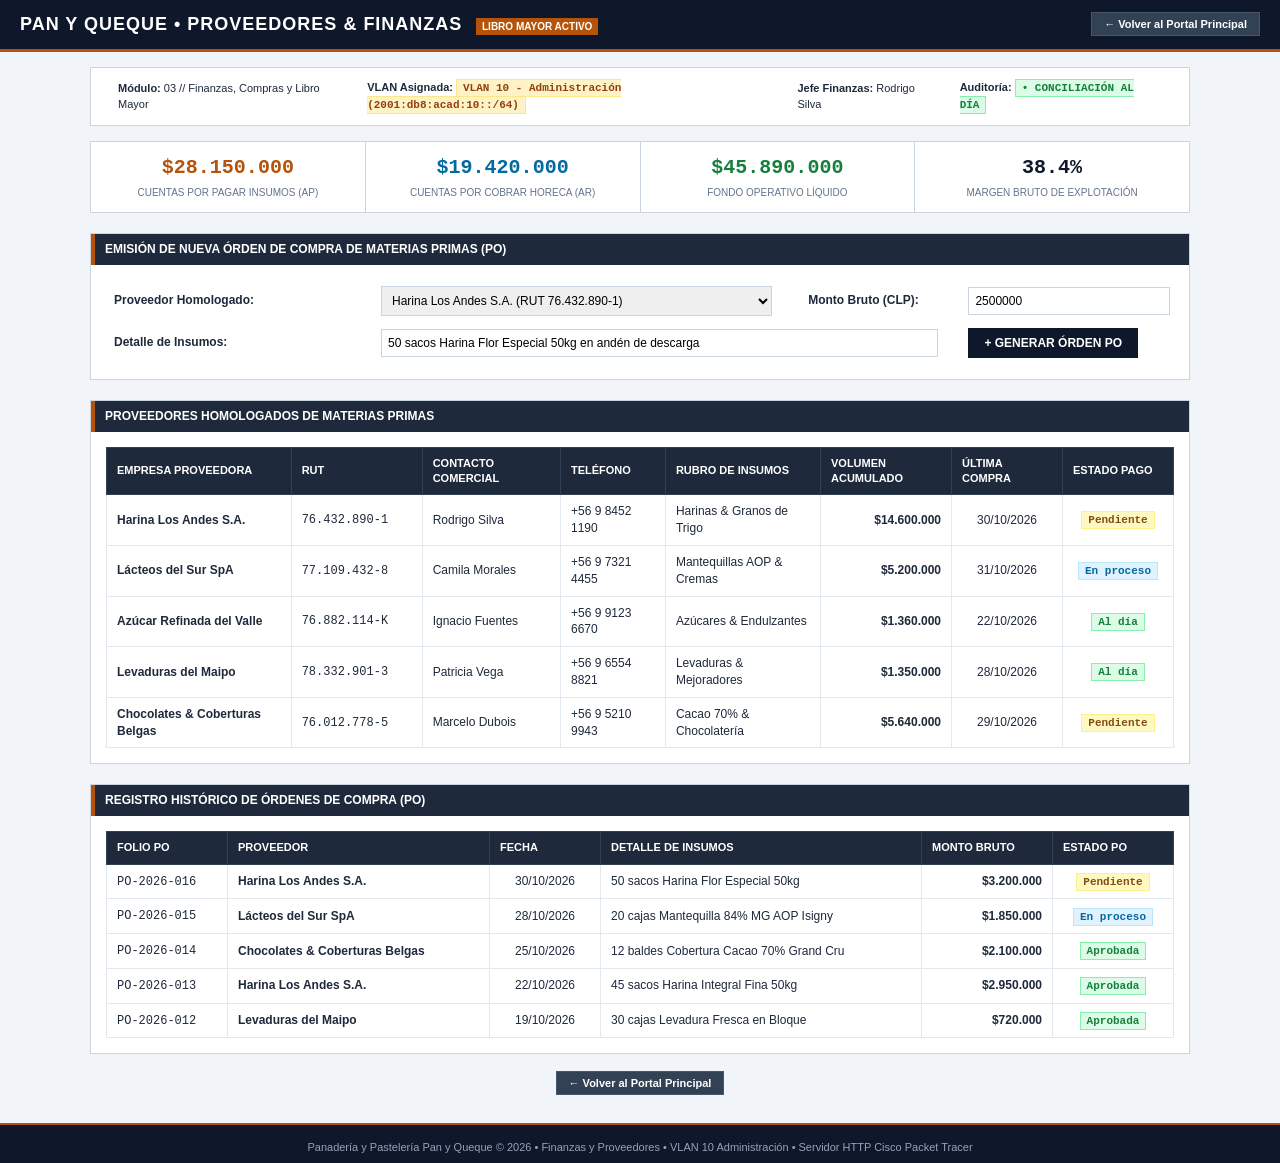
<file: pt_erp/proveedores.html>
<!DOCTYPE html>
<html lang="es">
<head>
    <meta charset="UTF-8">
    <title>PAN Y QUEQUE - Proveedores &amp; Finanzas</title>
    <style>
        body {
            font-family: Arial, Helvetica, sans-serif;
            background-color: #f1f5f9;
            color: #1e293b;
            margin: 0;
            padding: 0;
            font-size: 13px;
            line-height: 1.4;
        }
        .header-bar {
            background-color: #0f172a;
            color: #ffffff;
            padding: 12px 20px;
            border-bottom: 3px solid #b45309;
        }
        .header-bar h1 {
            margin: 0;
            font-size: 18px;
            letter-spacing: 1px;
            color: #ffffff;
            display: inline-block;
        }
        .header-tag {
            background-color: #b45309;
            color: #ffffff;
            font-size: 10px;
            font-weight: bold;
            padding: 3px 6px;
            margin-left: 10px;
            text-transform: uppercase;
        }
        .header-nav {
            float: right;
            margin-top: 3px;
        }
        .nav-link {
            color: #ffffff;
            background-color: #334155;
            text-decoration: none;
            padding: 5px 12px;
            font-size: 11px;
            font-weight: bold;
            border: 1px solid #475569;
        }
        .nav-link:hover {
            background-color: #b45309;
            border-color: #b45309;
        }
        .container {
            width: 95%;
            max-width: 1100px;
            margin: 15px auto;
        }
        .meta-strip {
            background-color: #ffffff;
            border: 1px solid #cbd5e1;
            padding: 8px 15px;
            margin-bottom: 15px;
            font-size: 11px;
        }
        .meta-strip td {
            padding: 2px 10px;
        }
        .badge {
            padding: 2px 6px;
            font-weight: bold;
            font-family: monospace;
            font-size: 11px;
        }
        .badge-vlan {
            background-color: #fef3c7;
            color: #92400e;
            border: 1px solid #fde68a;
        }
        .badge-ok {
            background-color: #dcfce7;
            color: #15803d;
            border: 1px solid #86efac;
        }
        .badge-wait {
            background-color: #fef9c3;
            color: #854d0e;
            border: 1px solid #fef08a;
        }
        .badge-proc {
            background-color: #e0f2fe;
            color: #0369a1;
            border: 1px solid #bae6fd;
        }
        .stats-table {
            width: 100%;
            border-collapse: collapse;
            background-color: #ffffff;
            margin-bottom: 20px;
            border: 1px solid #cbd5e1;
        }
        .stats-table td {
            padding: 12px;
            border: 1px solid #cbd5e1;
            text-align: center;
            width: 25%;
        }
        .stat-val {
            font-size: 20px;
            font-weight: bold;
            font-family: monospace;
        }
        .stat-lbl {
            font-size: 10px;
            color: #64748b;
            text-transform: uppercase;
            margin-top: 4px;
        }
        .section-box {
            background-color: #ffffff;
            border: 1px solid #cbd5e1;
            padding: 15px;
            margin-bottom: 20px;
        }
        .section-title {
            background-color: #1e293b;
            color: #ffffff;
            padding: 7px 10px;
            font-size: 12px;
            font-weight: bold;
            text-transform: uppercase;
            margin: -15px -15px 15px -15px;
            border-left: 4px solid #b45309;
        }
        .form-table {
            width: 100%;
            border-collapse: collapse;
            font-size: 12px;
        }
        .form-table td {
            padding: 6px 8px;
        }
        .input-text, .input-select {
            width: 95%;
            padding: 6px;
            border: 1px solid #cbd5e1;
            font-size: 12px;
            font-family: Arial, sans-serif;
        }
        .btn-submit {
            background-color: #0f172a;
            color: #ffffff;
            border: none;
            padding: 8px 16px;
            font-size: 12px;
            font-weight: bold;
            cursor: pointer;
            text-transform: uppercase;
        }
        .btn-submit:hover {
            background-color: #b45309;
        }
        .data-table {
            width: 100%;
            border-collapse: collapse;
            background-color: #ffffff;
            border: 1px solid #cbd5e1;
            font-size: 12px;
        }
        .data-table th {
            background-color: #1e293b;
            color: #ffffff;
            padding: 8px 10px;
            text-align: left;
            font-size: 11px;
            text-transform: uppercase;
            border: 1px solid #334155;
        }
        .data-table td {
            padding: 8px 10px;
            border: 1px solid #e2e8f0;
        }
        .data-table tr:hover {
            background-color: #f8fafc;
        }
        .alert-box {
            display: none;
            background-color: #dcfce7;
            border: 1px solid #86efac;
            color: #166534;
            padding: 8px 12px;
            margin-bottom: 12px;
            font-weight: bold;
            font-size: 12px;
        }
        .footer {
            margin-top: 30px;
            padding: 15px;
            background-color: #0f172a;
            color: #94a3b8;
            text-align: center;
            font-size: 11px;
            border-top: 2px solid #b45309;
        }
    </style>
</head>
<body>

    <!-- BARRA SUPERIOR -->
    <div class="header-bar">
        <h1>PAN Y QUEQUE &bull; PROVEEDORES &amp; FINANZAS</h1>
        <span class="header-tag">LIBRO MAYOR ACTIVO</span>
        <div class="header-nav">
            <a href="index.html" class="nav-link">&larr; Volver al Portal Principal</a>
        </div>
    </div>

    <div class="container">

        <!-- TELEMETRÍA DE RED Y SEGURIDAD -->
        <table class="meta-strip" width="100%">
            <tr>
                <td><strong>M&oacute;dulo:</strong> 03 // Finanzas, Compras y Libro Mayor</td>
                <td><strong>VLAN Asignada:</strong> <span class="badge badge-vlan">VLAN 10 - Administraci&oacute;n (2001:db8:acad:10::/64)</span></td>
                <td><strong>Jefe Finanzas:</strong> Rodrigo Silva</td>
                <td><strong>Auditor&iacute;a:</strong> <span class="badge badge-ok">&bull; CONCILIACI&Oacute;N AL D&Iacute;A</span></td>
            </tr>
        </table>

        <!-- ALERTA DE ORDEN CREADA -->
        <div id="msg-orden-creada" class="alert-box">
            &check; &iexcl;&Oacute;RDEN DE COMPRA EMITIDA! Folio generado: <span id="lbl-po-folio">PO-2026-017</span>. Registrada en Cuentas por Pagar e historial.
        </div>

        <!-- TARJETAS DE BALANCE FINANCIERO Y LIQUIDEZ -->
        <table class="stats-table">
            <tr>
                <td>
                    <div class="stat-val" id="ap-val" style="color: #b45309;">$28.150.000</div>
                    <div class="stat-lbl">Cuentas por Pagar Insumos (AP)</div>
                </td>
                <td>
                    <div class="stat-val" style="color: #0369a1;">$19.420.000</div>
                    <div class="stat-lbl">Cuentas por Cobrar HORECA (AR)</div>
                </td>
                <td>
                    <div class="stat-val" style="color: #15803d;">$45.890.000</div>
                    <div class="stat-lbl">Fondo Operativo L&iacute;quido</div>
                </td>
                <td>
                    <div class="stat-val" style="color: #0f172a;">38.4%</div>
                    <div class="stat-lbl">Margen Bruto de Explotaci&oacute;n</div>
                </td>
            </tr>
        </table>

        <!-- FORMULARIO DE EMISIÓN DE NUEVA ORDEN DE COMPRA (PO) -->
        <div class="section-box">
            <div class="section-title">Emisi&oacute;n de Nueva &Oacute;rden de Compra de Materias Primas (PO)</div>
            <form onsubmit="registrarOrden(event)">
                <table class="form-table">
                    <tr>
                        <td width="25%"><strong>Proveedor Homologado:</strong></td>
                        <td width="40%">
                            <select id="po-supplier" class="input-select" required>
                                <option value="Harina Los Andes S.A.">Harina Los Andes S.A. (RUT 76.432.890-1)</option>
                                <option value="Lácteos del Sur SpA">L&aacute;cteos del Sur SpA (RUT 77.109.432-8)</option>
                                <option value="Azúcar Refinada del Valle">Az&uacute;car Refinada del Valle (RUT 76.882.114-K)</option>
                                <option value="Levaduras del Maipo">Levaduras del Maipo (RUT 78.332.901-3)</option>
                                <option value="Chocolates & Coberturas Belgas">Chocolates &amp; Coberturas Belgas (RUT 76.012.778-5)</option>
                            </select>
                        </td>
                        <td width="15%"><strong>Monto Bruto (CLP):</strong></td>
                        <td width="20%">
                            <input type="number" id="po-monto" class="input-text" value="2500000" min="50000" step="10000" required>
                        </td>
                    </tr>
                    <tr>
                        <td><strong>Detalle de Insumos:</strong></td>
                        <td colspan="2">
                            <input type="text" id="po-detalle" class="input-text" value="50 sacos Harina Flor Especial 50kg en andén de descarga" required>
                        </td>
                        <td>
                            <button type="submit" class="btn-submit">&plus; Generar &Oacute;rden PO</button>
                        </td>
                    </tr>
                </table>
            </form>
        </div>

        <!-- TABLA 1: PROVEEDORES HOMOLOGADOS DE MATERIAS PRIMAS -->
        <div class="section-box">
            <div class="section-title">Proveedores Homologados de Materias Primas</div>
            <table class="data-table">
                <thead>
                    <tr>
                        <th>Empresa Proveedora</th>
                        <th width="110">RUT</th>
                        <th>Contacto Comercial</th>
                        <th>Tel&eacute;fono</th>
                        <th>Rubro de Insumos</th>
                        <th width="110" align="right">Volumen Acumulado</th>
                        <th width="90">&Uacute;ltima Compra</th>
                        <th width="90">Estado Pago</th>
                    </tr>
                </thead>
                <tbody>
                    <tr>
                        <td><strong>Harina Los Andes S.A.</strong></td>
                        <td><code>76.432.890-1</code></td>
                        <td>Rodrigo Silva</td>
                        <td>+56 9 8452 1190</td>
                        <td>Harinas &amp; Granos de Trigo</td>
                        <td align="right"><strong>$14.600.000</strong></td>
                        <td align="center">30/10/2026</td>
                        <td align="center"><span class="badge badge-wait">Pendiente</span></td>
                    </tr>
                    <tr>
                        <td><strong>L&aacute;cteos del Sur SpA</strong></td>
                        <td><code>77.109.432-8</code></td>
                        <td>Camila Morales</td>
                        <td>+56 9 7321 4455</td>
                        <td>Mantequillas AOP &amp; Cremas</td>
                        <td align="right"><strong>$5.200.000</strong></td>
                        <td align="center">31/10/2026</td>
                        <td align="center"><span class="badge badge-proc">En proceso</span></td>
                    </tr>
                    <tr>
                        <td><strong>Az&uacute;car Refinada del Valle</strong></td>
                        <td><code>76.882.114-K</code></td>
                        <td>Ignacio Fuentes</td>
                        <td>+56 9 9123 6670</td>
                        <td>Az&uacute;cares &amp; Endulzantes</td>
                        <td align="right"><strong>$1.360.000</strong></td>
                        <td align="center">22/10/2026</td>
                        <td align="center"><span class="badge badge-ok">Al d&iacute;a</span></td>
                    </tr>
                    <tr>
                        <td><strong>Levaduras del Maipo</strong></td>
                        <td><code>78.332.901-3</code></td>
                        <td>Patricia Vega</td>
                        <td>+56 9 6554 8821</td>
                        <td>Levaduras &amp; Mejoradores</td>
                        <td align="right"><strong>$1.350.000</strong></td>
                        <td align="center">28/10/2026</td>
                        <td align="center"><span class="badge badge-ok">Al d&iacute;a</span></td>
                    </tr>
                    <tr>
                        <td><strong>Chocolates &amp; Coberturas Belgas</strong></td>
                        <td><code>76.012.778-5</code></td>
                        <td>Marcelo Dubois</td>
                        <td>+56 9 5210 9943</td>
                        <td>Cacao 70% &amp; Chocolater&iacute;a</td>
                        <td align="right"><strong>$5.640.000</strong></td>
                        <td align="center">29/10/2026</td>
                        <td align="center"><span class="badge badge-wait">Pendiente</span></td>
                    </tr>
                </tbody>
            </table>
        </div>

        <!-- TABLA 2: HISTORIAL DE ÓRDENES DE COMPRA (PO) -->
        <div class="section-box">
            <div class="section-title">Registro Hist&oacute;rico de &Oacute;rdenes de Compra (PO)</div>
            <table class="data-table" id="tabla-po">
                <thead>
                    <tr>
                        <th width="100">Folio PO</th>
                        <th>Proveedor</th>
                        <th width="90">Fecha</th>
                        <th>Detalle de Insumos</th>
                        <th width="110" align="right">Monto Bruto</th>
                        <th width="100">Estado PO</th>
                    </tr>
                </thead>
                <tbody>
                    <tr>
                        <td><code>PO-2026-016</code></td>
                        <td><strong>Harina Los Andes S.A.</strong></td>
                        <td align="center">30/10/2026</td>
                        <td>50 sacos Harina Flor Especial 50kg</td>
                        <td align="right"><strong>$3.200.000</strong></td>
                        <td align="center"><span class="badge badge-wait">Pendiente</span></td>
                    </tr>
                    <tr>
                        <td><code>PO-2026-015</code></td>
                        <td><strong>L&aacute;cteos del Sur SpA</strong></td>
                        <td align="center">28/10/2026</td>
                        <td>20 cajas Mantequilla 84% MG AOP Isigny</td>
                        <td align="right"><strong>$1.850.000</strong></td>
                        <td align="center"><span class="badge badge-proc">En proceso</span></td>
                    </tr>
                    <tr>
                        <td><code>PO-2026-014</code></td>
                        <td><strong>Chocolates &amp; Coberturas Belgas</strong></td>
                        <td align="center">25/10/2026</td>
                        <td>12 baldes Cobertura Cacao 70% Grand Cru</td>
                        <td align="right"><strong>$2.100.000</strong></td>
                        <td align="center"><span class="badge badge-ok">Aprobada</span></td>
                    </tr>
                    <tr>
                        <td><code>PO-2026-013</code></td>
                        <td><strong>Harina Los Andes S.A.</strong></td>
                        <td align="center">22/10/2026</td>
                        <td>45 sacos Harina Integral Fina 50kg</td>
                        <td align="right"><strong>$2.950.000</strong></td>
                        <td align="center"><span class="badge badge-ok">Aprobada</span></td>
                    </tr>
                    <tr>
                        <td><code>PO-2026-012</code></td>
                        <td><strong>Levaduras del Maipo</strong></td>
                        <td align="center">19/10/2026</td>
                        <td>30 cajas Levadura Fresca en Bloque</td>
                        <td align="right"><strong>$720.000</strong></td>
                        <td align="center"><span class="badge badge-ok">Aprobada</span></td>
                    </tr>
                </tbody>
            </table>
        </div>

        <p style="text-align: center; margin-top: 15px;">
            <a href="index.html" class="nav-link">&larr; Volver al Portal Principal</a>
        </p>

    </div>

    <div class="footer">
        Panader&iacute;a y Pasteler&iacute;a Pan y Queque &copy; 2026 &bull; Finanzas y Proveedores &bull; VLAN 10 Administraci&oacute;n &bull; Servidor HTTP Cisco Packet Tracer
    </div>

    <!-- SCRIPT ES5 PARA REGISTRO LOCAL DE ÓRDENES DE COMPRA -->
    <script>
        var correlativoPO = 17;
        var totalAP = 28150000;

        function formatearCLP(monto) {
            var str = Math.round(monto).toString();
            var out = "";
            var c = 0;
            for (var i = str.length - 1; i >= 0; i--) {
                out = str.charAt(i) + out;
                c++;
                if (c === 3 && i !== 0) {
                    out = "." + out;
                    c = 0;
                }
            }
            return "$" + out;
        }

        function registrarOrden(e) {
            if (e && e.preventDefault) e.preventDefault();

            var prov = document.getElementById("po-supplier").value;
            var monto = parseInt(document.getElementById("po-monto").value, 10);
            var detalle = document.getElementById("po-detalle").value;

            if (isNaN(monto) || monto <= 0) {
                alert("Por favor ingrese un monto válido.");
                return false;
            }

            var folioPO = "PO-2026-0" + correlativoPO;
            correlativoPO++;

            // Insertar fila en tabla
            var tabla = document.getElementById("tabla-po").getElementsByTagName("tbody")[0];
            var newRow = tabla.insertRow(0);
            newRow.innerHTML = '<td><code>' + folioPO + '</code></td>' +
                               '<td><strong>' + prov + '</strong></td>' +
                               '<td align="center">Hoy</td>' +
                               '<td>' + detalle + '</td>' +
                               '<td align="right"><strong>' + formatearCLP(monto) + '</strong></td>' +
                               '<td align="center"><span class="badge badge-wait">Pendiente</span></td>';

            // Actualizar pasivo AP
            totalAP += monto;
            document.getElementById("ap-val").innerHTML = formatearCLP(totalAP);

            // Alerta
            document.getElementById("lbl-po-folio").innerHTML = folioPO;
            document.getElementById("msg-orden-creada").style.display = "block";

            return false;
        }
    </script>
</body>
</html>
</file>
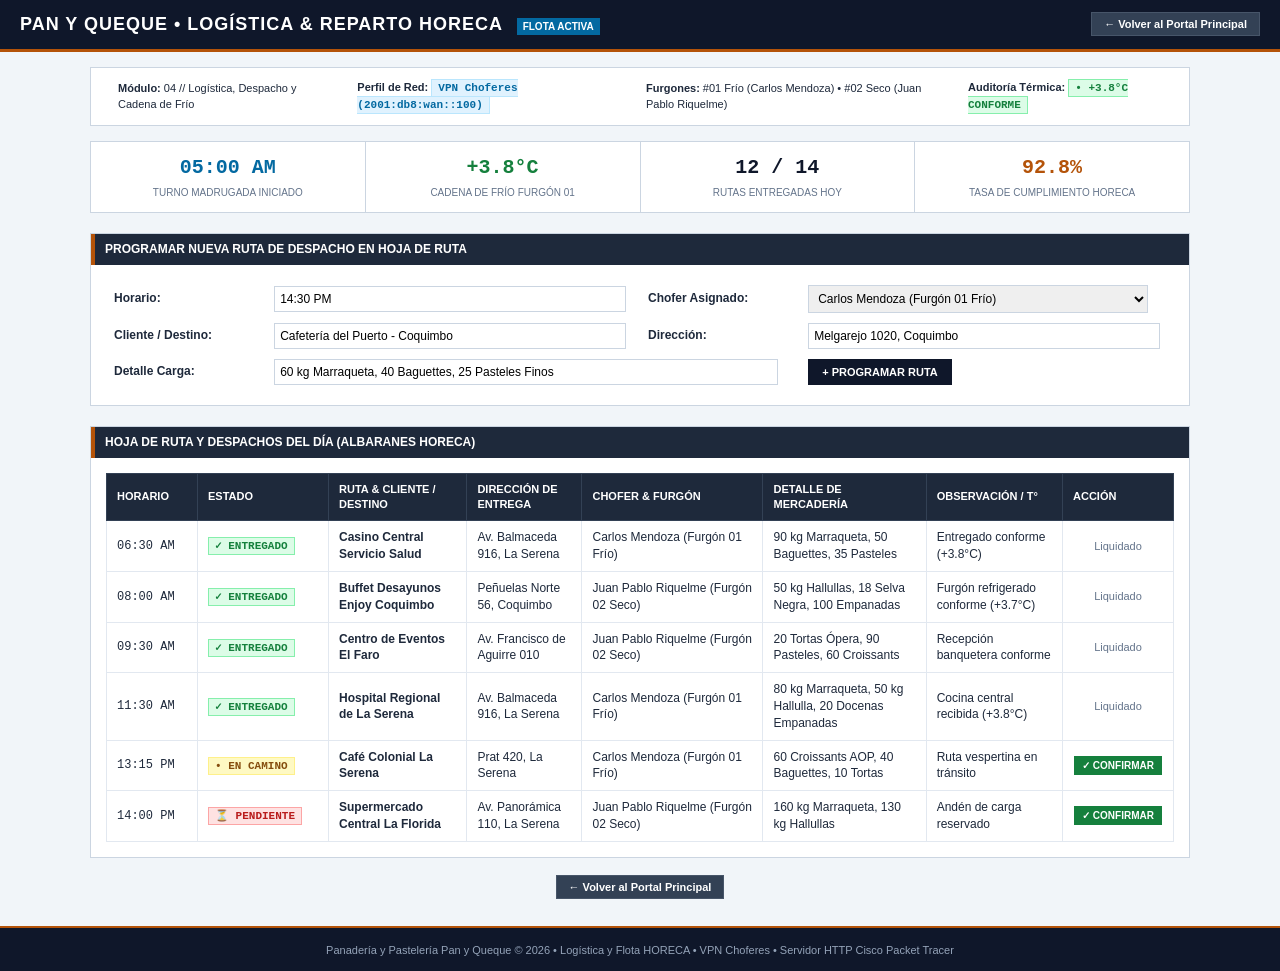
<file: pt_erp/reparto.html>
<!DOCTYPE html>
<html lang="es">
<head>
    <meta charset="UTF-8">
    <title>PAN Y QUEQUE - Logística &amp; Reparto HORECA</title>
    <style>
        body {
            font-family: Arial, Helvetica, sans-serif;
            background-color: #f1f5f9;
            color: #1e293b;
            margin: 0;
            padding: 0;
            font-size: 13px;
            line-height: 1.4;
        }
        .header-bar {
            background-color: #0f172a;
            color: #ffffff;
            padding: 12px 20px;
            border-bottom: 3px solid #b45309;
        }
        .header-bar h1 {
            margin: 0;
            font-size: 18px;
            letter-spacing: 1px;
            color: #ffffff;
            display: inline-block;
        }
        .header-tag {
            background-color: #0369a1;
            color: #ffffff;
            font-size: 10px;
            font-weight: bold;
            padding: 3px 6px;
            margin-left: 10px;
            text-transform: uppercase;
        }
        .header-nav {
            float: right;
            margin-top: 3px;
        }
        .nav-link {
            color: #ffffff;
            background-color: #334155;
            text-decoration: none;
            padding: 5px 12px;
            font-size: 11px;
            font-weight: bold;
            border: 1px solid #475569;
        }
        .nav-link:hover {
            background-color: #b45309;
            border-color: #b45309;
        }
        .container {
            width: 95%;
            max-width: 1100px;
            margin: 15px auto;
        }
        .meta-strip {
            background-color: #ffffff;
            border: 1px solid #cbd5e1;
            padding: 8px 15px;
            margin-bottom: 15px;
            font-size: 11px;
        }
        .meta-strip td {
            padding: 2px 10px;
        }
        .badge {
            padding: 2px 6px;
            font-weight: bold;
            font-family: monospace;
            font-size: 11px;
        }
        .badge-vpn {
            background-color: #e0f2fe;
            color: #0369a1;
            border: 1px solid #bae6fd;
        }
        .badge-ok {
            background-color: #dcfce7;
            color: #15803d;
            border: 1px solid #86efac;
        }
        .badge-camino {
            background-color: #fef9c3;
            color: #854d0e;
            border: 1px solid #fef08a;
        }
        .badge-pend {
            background-color: #fee2e2;
            color: #b91c1c;
            border: 1px solid #fca5a5;
        }
        .stats-table {
            width: 100%;
            border-collapse: collapse;
            background-color: #ffffff;
            margin-bottom: 20px;
            border: 1px solid #cbd5e1;
        }
        .stats-table td {
            padding: 12px;
            border: 1px solid #cbd5e1;
            text-align: center;
            width: 25%;
        }
        .stat-val {
            font-size: 20px;
            font-weight: bold;
            font-family: monospace;
        }
        .stat-lbl {
            font-size: 10px;
            color: #64748b;
            text-transform: uppercase;
            margin-top: 4px;
        }
        .section-box {
            background-color: #ffffff;
            border: 1px solid #cbd5e1;
            padding: 15px;
            margin-bottom: 20px;
        }
        .section-title {
            background-color: #1e293b;
            color: #ffffff;
            padding: 7px 10px;
            font-size: 12px;
            font-weight: bold;
            text-transform: uppercase;
            margin: -15px -15px 15px -15px;
            border-left: 4px solid #b45309;
        }
        .form-table {
            width: 100%;
            border-collapse: collapse;
            font-size: 12px;
        }
        .form-table td {
            padding: 5px 8px;
        }
        .input-text, .input-select {
            width: 95%;
            padding: 5px;
            border: 1px solid #cbd5e1;
            font-size: 12px;
            font-family: Arial, sans-serif;
        }
        .btn-submit {
            background-color: #0f172a;
            color: #ffffff;
            border: none;
            padding: 7px 14px;
            font-size: 11px;
            font-weight: bold;
            cursor: pointer;
            text-transform: uppercase;
        }
        .btn-submit:hover {
            background-color: #b45309;
        }
        .data-table {
            width: 100%;
            border-collapse: collapse;
            background-color: #ffffff;
            border: 1px solid #cbd5e1;
            font-size: 12px;
        }
        .data-table th {
            background-color: #1e293b;
            color: #ffffff;
            padding: 8px 10px;
            text-align: left;
            font-size: 11px;
            text-transform: uppercase;
            border: 1px solid #334155;
        }
        .data-table td {
            padding: 8px 10px;
            border: 1px solid #e2e8f0;
        }
        .data-table tr:hover {
            background-color: #f8fafc;
        }
        .btn-confirm {
            background-color: #15803d;
            color: #ffffff;
            border: none;
            padding: 4px 8px;
            font-size: 10px;
            font-weight: bold;
            cursor: pointer;
            text-transform: uppercase;
        }
        .btn-confirm:hover {
            background-color: #16a34a;
        }
        .footer {
            margin-top: 30px;
            padding: 15px;
            background-color: #0f172a;
            color: #94a3b8;
            text-align: center;
            font-size: 11px;
            border-top: 2px solid #b45309;
        }
    </style>
</head>
<body>

    <!-- BARRA SUPERIOR -->
    <div class="header-bar">
        <h1>PAN Y QUEQUE &bull; LOG&Iacute;STICA &amp; REPARTO HORECA</h1>
        <span class="header-tag">FLOTA ACTIVA</span>
        <div class="header-nav">
            <a href="index.html" class="nav-link">&larr; Volver al Portal Principal</a>
        </div>
    </div>

    <div class="container">

        <!-- TELEMETRÍA DE RED Y CONDUCTORES -->
        <table class="meta-strip" width="100%">
            <tr>
                <td><strong>M&oacute;dulo:</strong> 04 // Log&iacute;stica, Despacho y Cadena de Fr&iacute;o</td>
                <td><strong>Perfil de Red:</strong> <span class="badge badge-vpn">VPN Choferes (2001:db8:wan::100)</span></td>
                <td><strong>Furgones:</strong> #01 Fr&iacute;o (Carlos Mendoza) &bull; #02 Seco (Juan Pablo Riquelme)</td>
                <td><strong>Auditor&iacute;a T&eacute;rmica:</strong> <span class="badge badge-ok">&bull; +3.8&deg;C CONFORME</span></td>
            </tr>
        </table>

        <!-- INDICADORES OPERATIVOS DE DISTRIBUCIÓN -->
        <table class="stats-table">
            <tr>
                <td>
                    <div class="stat-val" style="color: #0369a1;">05:00 AM</div>
                    <div class="stat-lbl">Turno Madrugada Iniciado</div>
                </td>
                <td>
                    <div class="stat-val" style="color: #15803d;">+3.8&deg;C</div>
                    <div class="stat-lbl">Cadena de Fr&iacute;o Furg&oacute;n 01</div>
                </td>
                <td>
                    <div class="stat-val" id="rutas-completadas" style="color: #0f172a;">12 / 14</div>
                    <div class="stat-lbl">Rutas Entregadas Hoy</div>
                </td>
                <td>
                    <div class="stat-val" style="color: #b45309;">92.8%</div>
                    <div class="stat-lbl">Tasa de Cumplimiento HORECA</div>
                </td>
            </tr>
        </table>

        <!-- FORMULARIO DE PROGRAMACIÓN DE NUEVA RUTA -->
        <div class="section-box">
            <div class="section-title">Programar Nueva Ruta de Despacho en Hoja de Ruta</div>
            <form onsubmit="programarRuta(event)">
                <table class="form-table">
                    <tr>
                        <td width="15%"><strong>Horario:</strong></td>
                        <td width="35%"><input type="text" id="ruta-hora" class="input-text" value="14:30 PM" required></td>
                        <td width="15%"><strong>Chofer Asignado:</strong></td>
                        <td width="35%">
                            <select id="ruta-chofer" class="input-select" required>
                                <option value="Carlos Mendoza (Furgón 01 Frío)">Carlos Mendoza (Furg&oacute;n 01 Fr&iacute;o)</option>
                                <option value="Juan Pablo Riquelme (Furgón 02 Seco)">Juan Pablo Riquelme (Furg&oacute;n 02 Seco)</option>
                            </select>
                        </td>
                    </tr>
                    <tr>
                        <td><strong>Cliente / Destino:</strong></td>
                        <td><input type="text" id="ruta-destino" class="input-text" value="Cafetería del Puerto - Coquimbo" required></td>
                        <td><strong>Direcci&oacute;n:</strong></td>
                        <td><input type="text" id="ruta-direccion" class="input-text" value="Melgarejo 1020, Coquimbo" required></td>
                    </tr>
                    <tr>
                        <td><strong>Detalle Carga:</strong></td>
                        <td colspan="2"><input type="text" id="ruta-carga" class="input-text" value="60 kg Marraqueta, 40 Baguettes, 25 Pasteles Finos" required></td>
                        <td><button type="submit" class="btn-submit">&plus; Programar Ruta</button></td>
                    </tr>
                </table>
            </form>
        </div>

        <!-- TABLA PRINCIPAL: HOJA DE RUTA Y DESPACHOS DEL DÍA -->
        <div class="section-box">
            <div class="section-title">Hoja de Ruta y Despachos del D&iacute;a (Albaranes HORECA)</div>
            <table class="data-table" id="tabla-rutas">
                <thead>
                    <tr>
                        <th width="70">Horario</th>
                        <th width="110">Estado</th>
                        <th>Ruta &amp; Cliente / Destino</th>
                        <th>Direcci&oacute;n de Entrega</th>
                        <th width="160">Chofer &amp; Furg&oacute;n</th>
                        <th>Detalle de Mercader&iacute;a</th>
                        <th>Observaci&oacute;n / T&deg;</th>
                        <th width="90">Acci&oacute;n</th>
                    </tr>
                </thead>
                <tbody>
                    <tr id="fila-ruta-1">
                        <td><code>06:30 AM</code></td>
                        <td><span class="badge badge-ok">&check; ENTREGADO</span></td>
                        <td><strong>Casino Central Servicio Salud</strong></td>
                        <td>Av. Balmaceda 916, La Serena</td>
                        <td>Carlos Mendoza (Furg&oacute;n 01 Fr&iacute;o)</td>
                        <td>90 kg Marraqueta, 50 Baguettes, 35 Pasteles</td>
                        <td>Entregado conforme (+3.8&deg;C)</td>
                        <td align="center"><span style="color: #64748b; font-size: 11px;">Liquidado</span></td>
                    </tr>
                    <tr id="fila-ruta-2">
                        <td><code>08:00 AM</code></td>
                        <td><span class="badge badge-ok">&check; ENTREGADO</span></td>
                        <td><strong>Buffet Desayunos Enjoy Coquimbo</strong></td>
                        <td>Pe&ntilde;uelas Norte 56, Coquimbo</td>
                        <td>Juan Pablo Riquelme (Furg&oacute;n 02 Seco)</td>
                        <td>50 kg Hallullas, 18 Selva Negra, 100 Empanadas</td>
                        <td>Furg&oacute;n refrigerado conforme (+3.7&deg;C)</td>
                        <td align="center"><span style="color: #64748b; font-size: 11px;">Liquidado</span></td>
                    </tr>
                    <tr id="fila-ruta-3">
                        <td><code>09:30 AM</code></td>
                        <td><span class="badge badge-ok">&check; ENTREGADO</span></td>
                        <td><strong>Centro de Eventos El Faro</strong></td>
                        <td>Av. Francisco de Aguirre 010</td>
                        <td>Juan Pablo Riquelme (Furg&oacute;n 02 Seco)</td>
                        <td>20 Tortas &Oacute;pera, 90 Pasteles, 60 Croissants</td>
                        <td>Recepci&oacute;n banquetera conforme</td>
                        <td align="center"><span style="color: #64748b; font-size: 11px;">Liquidado</span></td>
                    </tr>
                    <tr id="fila-ruta-4">
                        <td><code>11:30 AM</code></td>
                        <td><span class="badge badge-ok">&check; ENTREGADO</span></td>
                        <td><strong>Hospital Regional de La Serena</strong></td>
                        <td>Av. Balmaceda 916, La Serena</td>
                        <td>Carlos Mendoza (Furg&oacute;n 01 Fr&iacute;o)</td>
                        <td>80 kg Marraqueta, 50 kg Hallulla, 20 Docenas Empanadas</td>
                        <td>Cocina central recibida (+3.8&deg;C)</td>
                        <td align="center"><span style="color: #64748b; font-size: 11px;">Liquidado</span></td>
                    </tr>
                    <tr id="fila-ruta-5">
                        <td><code>13:15 PM</code></td>
                        <td><span class="badge badge-camino">&bull; EN CAMINO</span></td>
                        <td><strong>Caf&eacute; Colonial La Serena</strong></td>
                        <td>Prat 420, La Serena</td>
                        <td>Carlos Mendoza (Furg&oacute;n 01 Fr&iacute;o)</td>
                        <td>60 Croissants AOP, 40 Baguettes, 10 Tortas</td>
                        <td>Ruta vespertina en tr&aacute;nsito</td>
                        <td align="center"><button type="button" class="btn-confirm" onclick="confirmarEntrega('fila-ruta-5')">&check; Confirmar</button></td>
                    </tr>
                    <tr id="fila-ruta-6">
                        <td><code>14:00 PM</code></td>
                        <td><span class="badge badge-pend">⏳ PENDIENTE</span></td>
                        <td><strong>Supermercado Central La Florida</strong></td>
                        <td>Av. Panor&aacute;mica 110, La Serena</td>
                        <td>Juan Pablo Riquelme (Furg&oacute;n 02 Seco)</td>
                        <td>160 kg Marraqueta, 130 kg Hallullas</td>
                        <td>And&eacute;n de carga reservado</td>
                        <td align="center"><button type="button" class="btn-confirm" onclick="confirmarEntrega('fila-ruta-6')">&check; Confirmar</button></td>
                    </tr>
                </tbody>
            </table>
        </div>

        <p style="text-align: center; margin-top: 15px;">
            <a href="index.html" class="nav-link">&larr; Volver al Portal Principal</a>
        </p>

    </div>

    <div class="footer">
        Panader&iacute;a y Pasteler&iacute;a Pan y Queque &copy; 2026 &bull; Log&iacute;stica y Flota HORECA &bull; VPN Choferes &bull; Servidor HTTP Cisco Packet Tracer
    </div>

    <!-- SCRIPT ES5 PARA LIQUIDACIÓN LOCAL DE RUTAS Y NUEVOS DESPACHOS -->
    <script>
        var entregasCompletadas = 12;
        var totalRutas = 14;

        function confirmarEntrega(filaId) {
            var fila = document.getElementById(filaId);
            if (!fila) return;

            var celdas = fila.getElementsByTagName("td");
            if (celdas.length >= 8) {
                celdas[1].innerHTML = '<span class="badge badge-ok">&check; ENTREGADO</span>';
                celdas[6].innerHTML = 'Recepcionado conforme (+3.8&deg;C). Firma OK';
                celdas[7].innerHTML = '<span style="color: #64748b; font-size: 11px;">Liquidado</span>';

                entregasCompletadas++;
                document.getElementById("rutas-completadas").innerHTML = entregasCompletadas + " / " + totalRutas;
            }
        }

        function programarRuta(e) {
            if (e && e.preventDefault) e.preventDefault();

            var hora = document.getElementById("ruta-hora").value;
            var chofer = document.getElementById("ruta-chofer").value;
            var destino = document.getElementById("ruta-destino").value;
            var direccion = document.getElementById("ruta-direccion").value;
            var carga = document.getElementById("ruta-carga").value;

            totalRutas++;
            var nuevoId = "fila-ruta-" + totalRutas;

            var tabla = document.getElementById("tabla-rutas").getElementsByTagName("tbody")[0];
            var newRow = tabla.insertRow(-1);
            newRow.id = nuevoId;
            newRow.innerHTML = '<td><code>' + hora + '</code></td>' +
                               '<td><span class="badge badge-pend">⏳ PENDIENTE</span></td>' +
                               '<td><strong>' + destino + '</strong></td>' +
                               '<td>' + direccion + '</td>' +
                               '<td>' + chofer + '</td>' +
                               '<td>' + carga + '</td>' +
                               '<td>En cola de despacho</td>' +
                               '<td align="center"><button type="button" class="btn-confirm" onclick="confirmarEntrega(\'' + nuevoId + '\')">&check; Confirmar</button></td>';

            document.getElementById("rutas-completadas").innerHTML = entregasCompletadas + " / " + totalRutas;
            alert("Ruta agregada exitosamente a la Hoja de Ruta.");
            return false;
        }
    </script>
</body>
</html>
</file>
